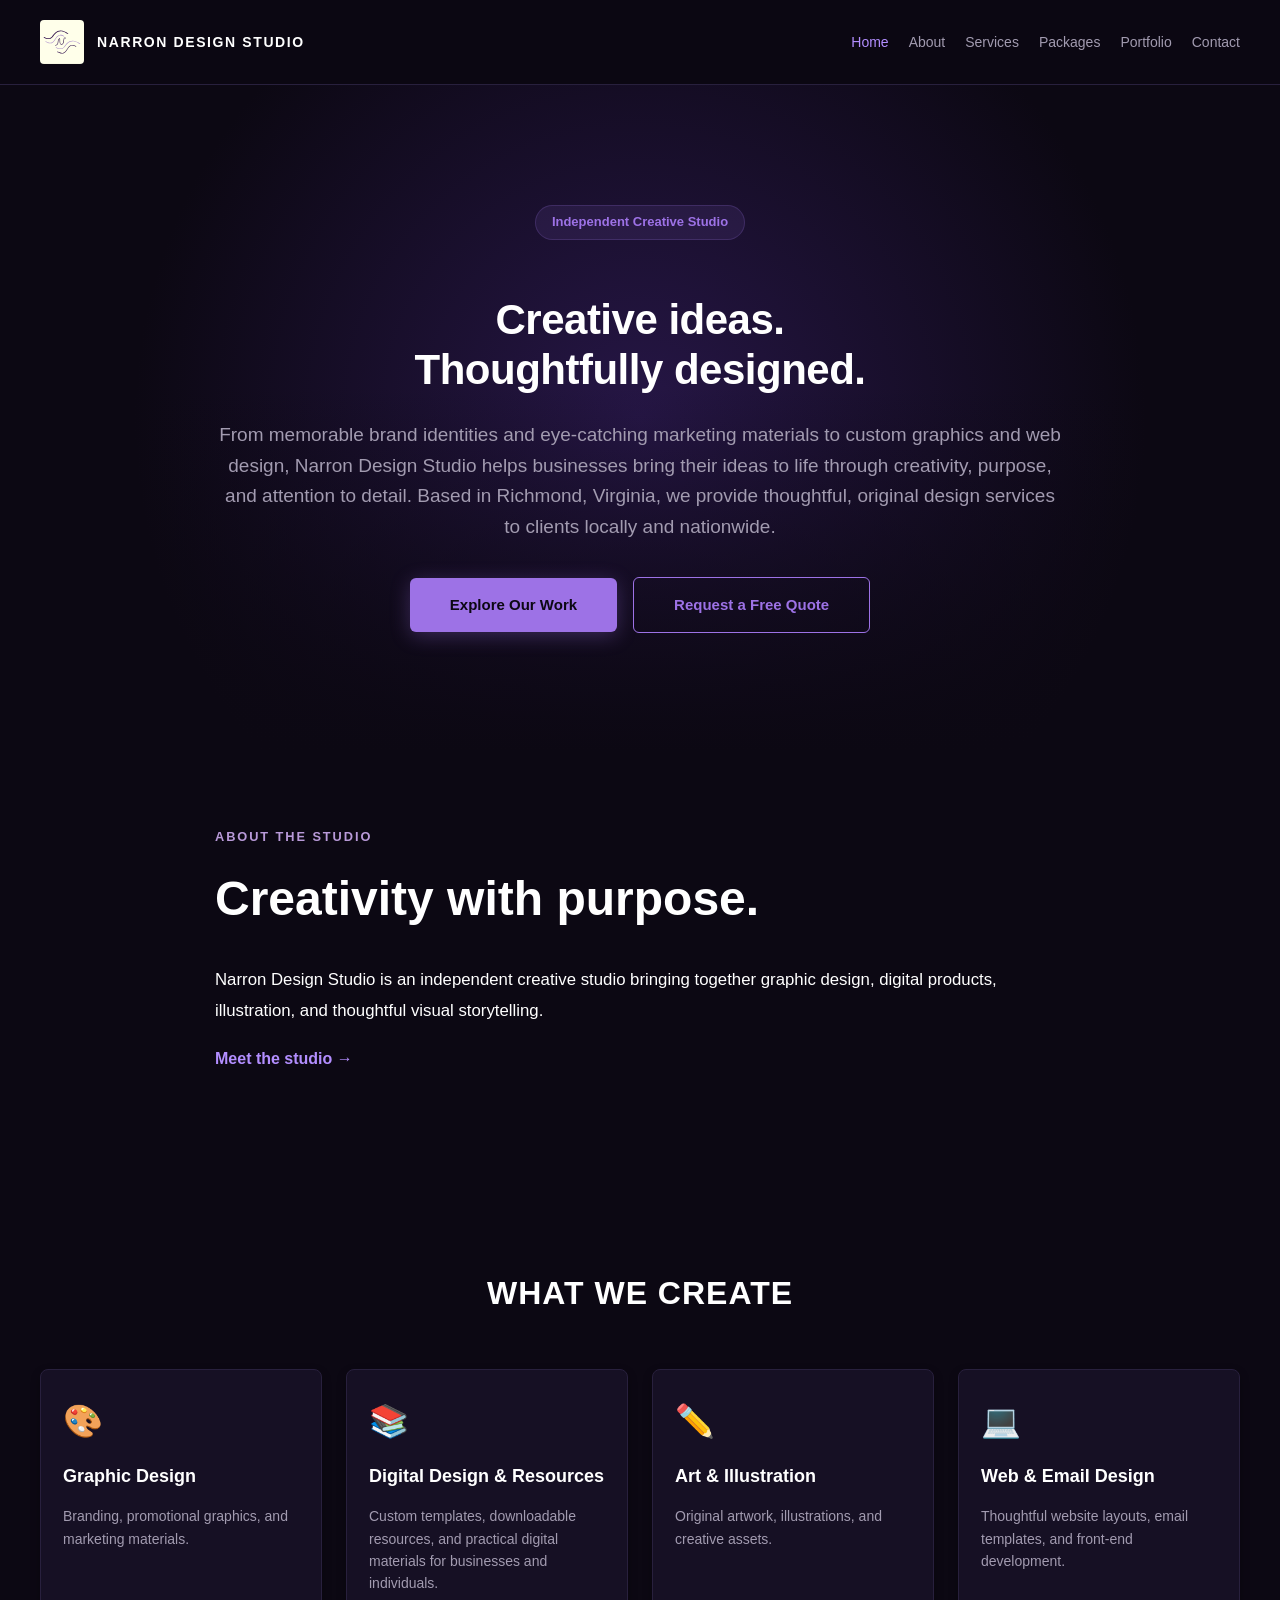
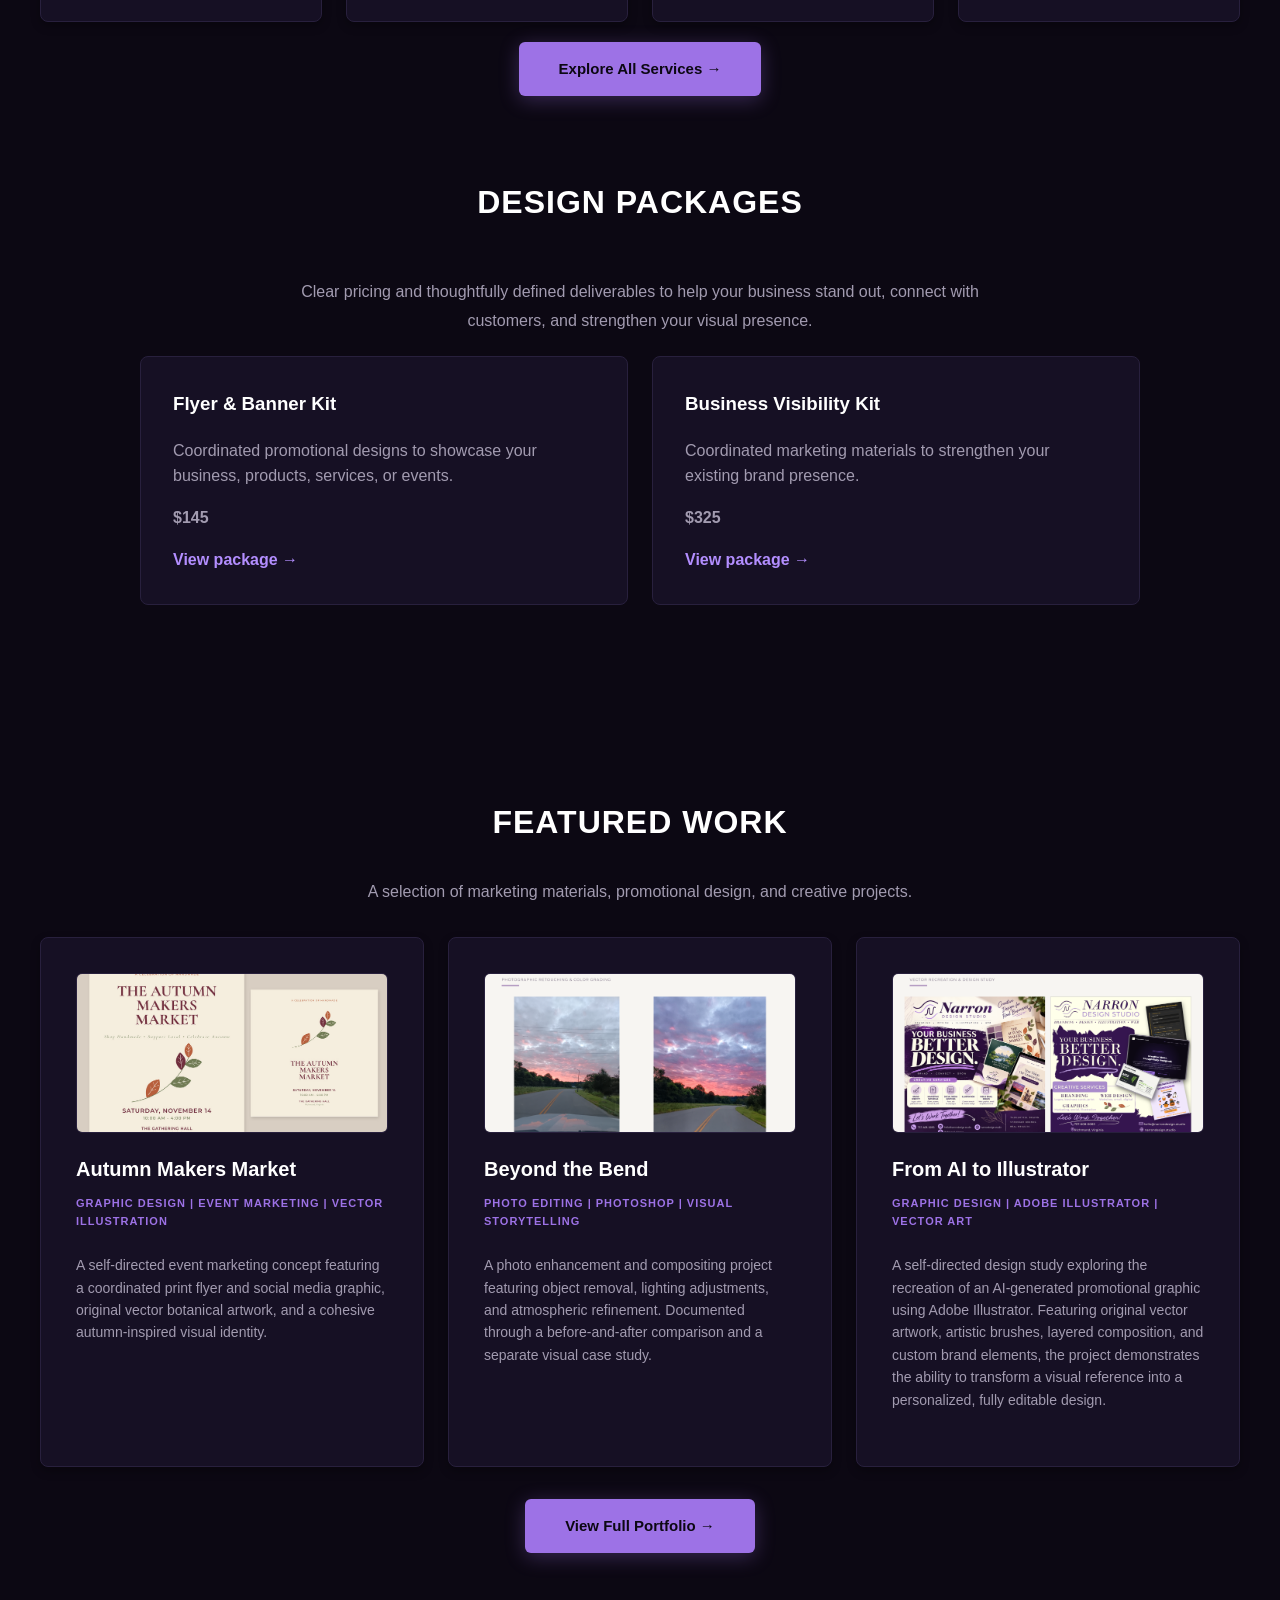
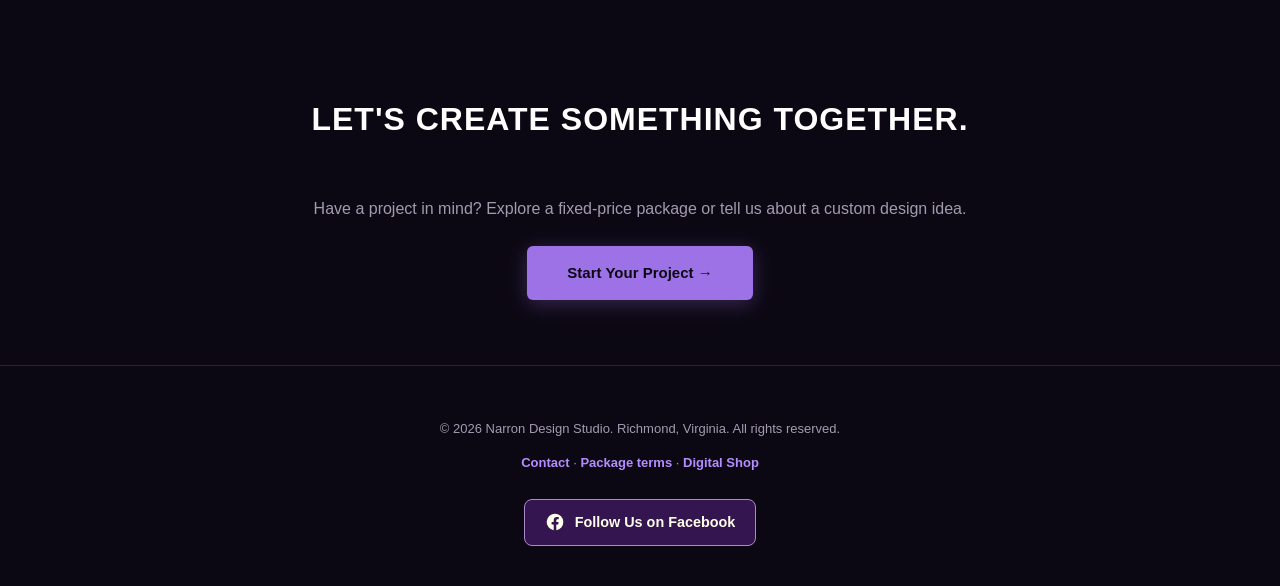
<file: index.html>
<!DOCTYPE html>

<html lang="en">
<head>
  <!-- Google tag (gtag.js) -->
<script async src="https://www.googletagmanager.com/gtag/js?id=G-SZ1F5MYK61"></script>
<script>
  window.dataLayer = window.dataLayer || [];
  function gtag(){dataLayer.push(arguments);}
  gtag('js', new Date());

  gtag('config', 'G-SZ1F5MYK61');
</script>
<meta charset="utf-8"/>
<meta content="width=device-width, initial-scale=1.0" name="viewport"/>
<title>
   Narron Design Studio | Graphic Design &amp; Creative Services in Richmond, VA
  </title>
<meta content="Independent creative studio offering graphic design, branding, illustration, digital products and marketing materials in Richmond, VA and remotely." name="description"/>
<link href="https://narrondesign.studio/" rel="canonical"/>
<link href="NDS-Icon-Transparent.svg" rel="icon" type="image/svg+xml"/>
<meta content="website" property="og:type"/>
<meta content="Narron Design Studio" property="og:site_name"/>
<meta content="Narron Design Studio | Graphic Design &amp; Creative Services" property="og:title"/>
<meta content="Independent creative studio offering graphic design, branding, illustration, digital products and marketing materials in Richmond, VA and remotely." property="og:description"/>
<meta content="https://narrondesign.studio/" property="og:url"/>
<meta content="https://narrondesign.studio/NDS-Logo-Primary-Cream.png" property="og:image"/>
<meta content="summary_large_image" name="twitter:card"/>
<script type="application/ld+json">
   {"@context":"https://schema.org","@type":"Organization","name":"Narron Design Studio","url":"https://narrondesign.studio/","logo":"https://narrondesign.studio/NDS-Logo-Primary.svg","description":"Independent creative studio offering graphic design, branding, digital products, illustration and marketing materials."}
  </script>
<link href="styles.css" rel="stylesheet"/>
<script defer="" src="script.js">
</script>
</head>
<body>
<header class="studio-header">
<a aria-label="Narron Design Studio homepage" class="brand-link" href="index.html"><img alt="" class="brand-icon" height="44" src="NDS-Icon-Primary.svg" width="44"/><span class="brand-name">NARRON DESIGN STUDIO</span></a>
<nav aria-label="Main navigation" class="studio-nav">
<ul>
<li>
<a aria-current="page" href="index.html">
       Home
      </a>
</li>
<li>
<a href="about.html">
       About
      </a>
</li>
<li>
<a href="services.html">
       Services
      </a>
</li>
<li>
<a href="packages.html">
       Packages
      </a>
</li>
<li>
<a href="portfolio.html">
       Portfolio
      </a>
</li>
<li>
<a href="contact.html">
       Contact
      </a>
</li>

</ul>
</nav>
</header>
<main>
<section class="hero-section">
<div class="hero-content">
<span class="hero-badge">
      Independent Creative Studio
     </span>
<h1>
      Creative ideas.
      <br/>
      Thoughtfully designed.
     </h1>
<p>
    From memorable brand identities and eye-catching marketing materials to custom graphics and web design, Narron Design Studio helps businesses bring their ideas to life through creativity,
purpose, and attention to detail. Based in Richmond, Virginia, we provide thoughtful, original design services to clients locally and nationwide.
   </p>
<div class="hero-actions">
<a class="cta-btn" href="portfolio.html">
       Explore Our Work
      </a>
<a class="cta-btn cta-secondary" href="contact.html">
       Request a Free Quote
      </a>
</div>
</div>
</section>
<section class="about-section">
<div class="about-container">
<span class="section-eyebrow">
      ABOUT THE STUDIO
     </span>
<h2>
      Creativity with purpose.
     </h2>
<p>
      Narron Design Studio is an independent creative studio bringing together graphic design, digital products, illustration, and thoughtful visual storytelling.
     </p>
<a class="text-link" href="about.html">
      Meet the studio →
     </a>
</div>
</section>
<section class="services-section" id="services">
<h2 class="section-title">
     What We Create
    </h2>
<div class="services-grid"><div class="service-card home-service-card"><div class="card-icon">🎨</div><h3>Graphic Design</h3><p>Branding, promotional graphics, and marketing materials.</p></div><div class="service-card home-service-card"><div class="card-icon">📚</div><h3>Digital Design &amp; Resources</h3><p>Custom templates, downloadable resources, and practical digital materials for businesses and individuals.</p></div><div class="service-card home-service-card"><div class="card-icon">✏️</div><h3>Art &amp; Illustration</h3><p>Original artwork, illustrations, and creative assets.</p></div><div class="service-card home-service-card"><div class="card-icon">💻</div><h3>Web &amp; Email Design</h3><p>Thoughtful website layouts, email templates, and front-end development.</p></div></div>
</section>
<div class="section-action">
<a class="cta-btn" href="services.html">
     Explore All Services →
    </a>
</div>

<section class="content-section">
  <div class="content-container">
    <h2 class="section-title">Design Packages</h2>

    <p class="section-copy" style="text-align:center">
      Clear pricing and thoughtfully defined deliverables
      to help your business stand out, connect with customers,
      and strengthen your visual presence.
    </p>

    <div class="preview-grid">

      <!-- Flyer & Banner Kit -->
      <div class="preview-card">
        <h3>Flyer & Banner Kit</h3>

        <p>
          Coordinated promotional designs to showcase
          your business, products, services, or events.
        </p>

        <p><strong>$145</strong></p>

        <a class="text-link" href="packages.html#flyer-banner">
          View package →
        </a>
      </div>

      <!-- Business Visibility Kit -->
      <div class="preview-card">
        <h3>Business Visibility Kit</h3>

        <p>
          Coordinated marketing materials to strengthen
          your existing brand presence.
        </p>

        <p><strong>$325</strong></p>

        <a class="text-link" href="packages.html#visibility">
          View package →
        </a>
      </div>

    </div>
  </div>
</section>

<section class="portfolio-section home-featured">
  <h2 class="section-title">Featured Work</h2>

  <p class="portfolio-intro">
    A selection of marketing materials, promotional design,
    and creative projects.
  </p>

  <div class="portfolio-grid">

    <!-- Autumn Makers Market -->
    <div class="portfolio-item" data-category="graphic">
      <div class="image-wrapper">
        <img
          src="Autumn_Makers_Market_Portfolio.jpg"
          alt="Autumn Makers Market flyer and coordinated social media graphic"
          loading="lazy"
        />
      </div>

      <h3>Autumn Makers Market</h3>
      <span class="project-tag">
        Graphic Design | Event Marketing | Vector Illustration
      </span>
      <p>
        A self-directed event marketing concept featuring a
        coordinated print flyer and social media graphic,
        original vector botanical artwork, and a cohesive
        autumn-inspired visual identity.
      </p>
    </div>

    <!-- Beyond the Bend -->
    <div class="portfolio-item" data-category="graphic">
      <div class="image-wrapper">
        <img
          src="BTB_Before_After.png"
          alt="Beyond the Bend photo editing before and after comparison"
          loading="lazy"
        />
      </div>

      <h3>Beyond the Bend</h3>
      <span class="project-tag">
        Photo Editing | Photoshop | Visual Storytelling
      </span>
      <p>
        A photo enhancement and compositing project featuring
        object removal, lighting adjustments, and atmospheric
        refinement. Documented through a before-and-after
        comparison and a separate visual case study.
      </p>
    </div>
  
<!-- From AI to Illustrator -->
<div class="portfolio-item" data-category="graphic">
  <div class="image-wrapper">
    <img
      src="AI_Versus_Illustration.png"
      alt="AI-generated reference compared with an Adobe Illustrator recreation"
      loading="lazy"
    />
  </div>

  <h3>From AI to Illustrator</h3>
  <span class="project-tag">
    Graphic Design | Adobe Illustrator | Vector Art
  </span>

  <p>
    A self-directed design study exploring the recreation
    of an AI-generated promotional graphic using Adobe
    Illustrator. Featuring original vector artwork,
    artistic brushes, layered composition, and custom
    brand elements, the project demonstrates the ability
    to transform a visual reference into a personalized,
    fully editable design.
  </p>
</div>


  </div>

  <div class="section-action">
    <a class="cta-btn" href="portfolio.html">
      View Full Portfolio →
    </a>
  </div>
</section>

<section class="contact-lead">
<h2 class="section-title">
     Let's Create Something Together.
    </h2>
<p>
     Have a project in mind? Explore a fixed-price package or tell us about a custom design idea.
    </p>
<a class="cta-btn" href="contact.html">
     Start Your Project →
    </a>
</section>
</main>

<footer class="studio-footer">
  <p>
    © 2026 Narron Design Studio. Richmond, Virginia. All rights reserved.
  </p>

  <p class="footer-links">
    <a class="text-link" href="contact.html">Contact</a>
    ·
    <a class="text-link" href="packages.html#terms">Package terms</a>
    ·
    <a class="text-link" href="https://www.etsy.com/shop/NarronDesignStudio" target="_blank" rel="noopener noreferrer">Digital Shop</a>
  </p>

  <a
    class="facebook-btn"
    href="https://www.facebook.com/profile.php?id=61595715270686"
    target="_blank"
    rel="noopener noreferrer"
    aria-label="Visit Narron Design Studio on Facebook"
  >
    <svg
      xmlns="http://www.w3.org/2000/svg"
      width="20"
      height="20"
      viewBox="0 0 24 24"
      fill="currentColor"
      aria-hidden="true"
    >
      <path d="M22 12a10 10 0 1 0-11.56 9.88v-6.99H7.9V12h2.54V9.8c0-2.5 1.49-3.89 3.77-3.89 1.09 0 2.23.2 2.23.2v2.46h-1.26c-1.24 0-1.63.77-1.63 1.56V12h2.77l-.44 2.89h-2.33v6.99A10 10 0 0 0 22 12z"/>
    </svg>
    Follow Us on Facebook
  </a>
</footer>

</body>
</html>
</file>
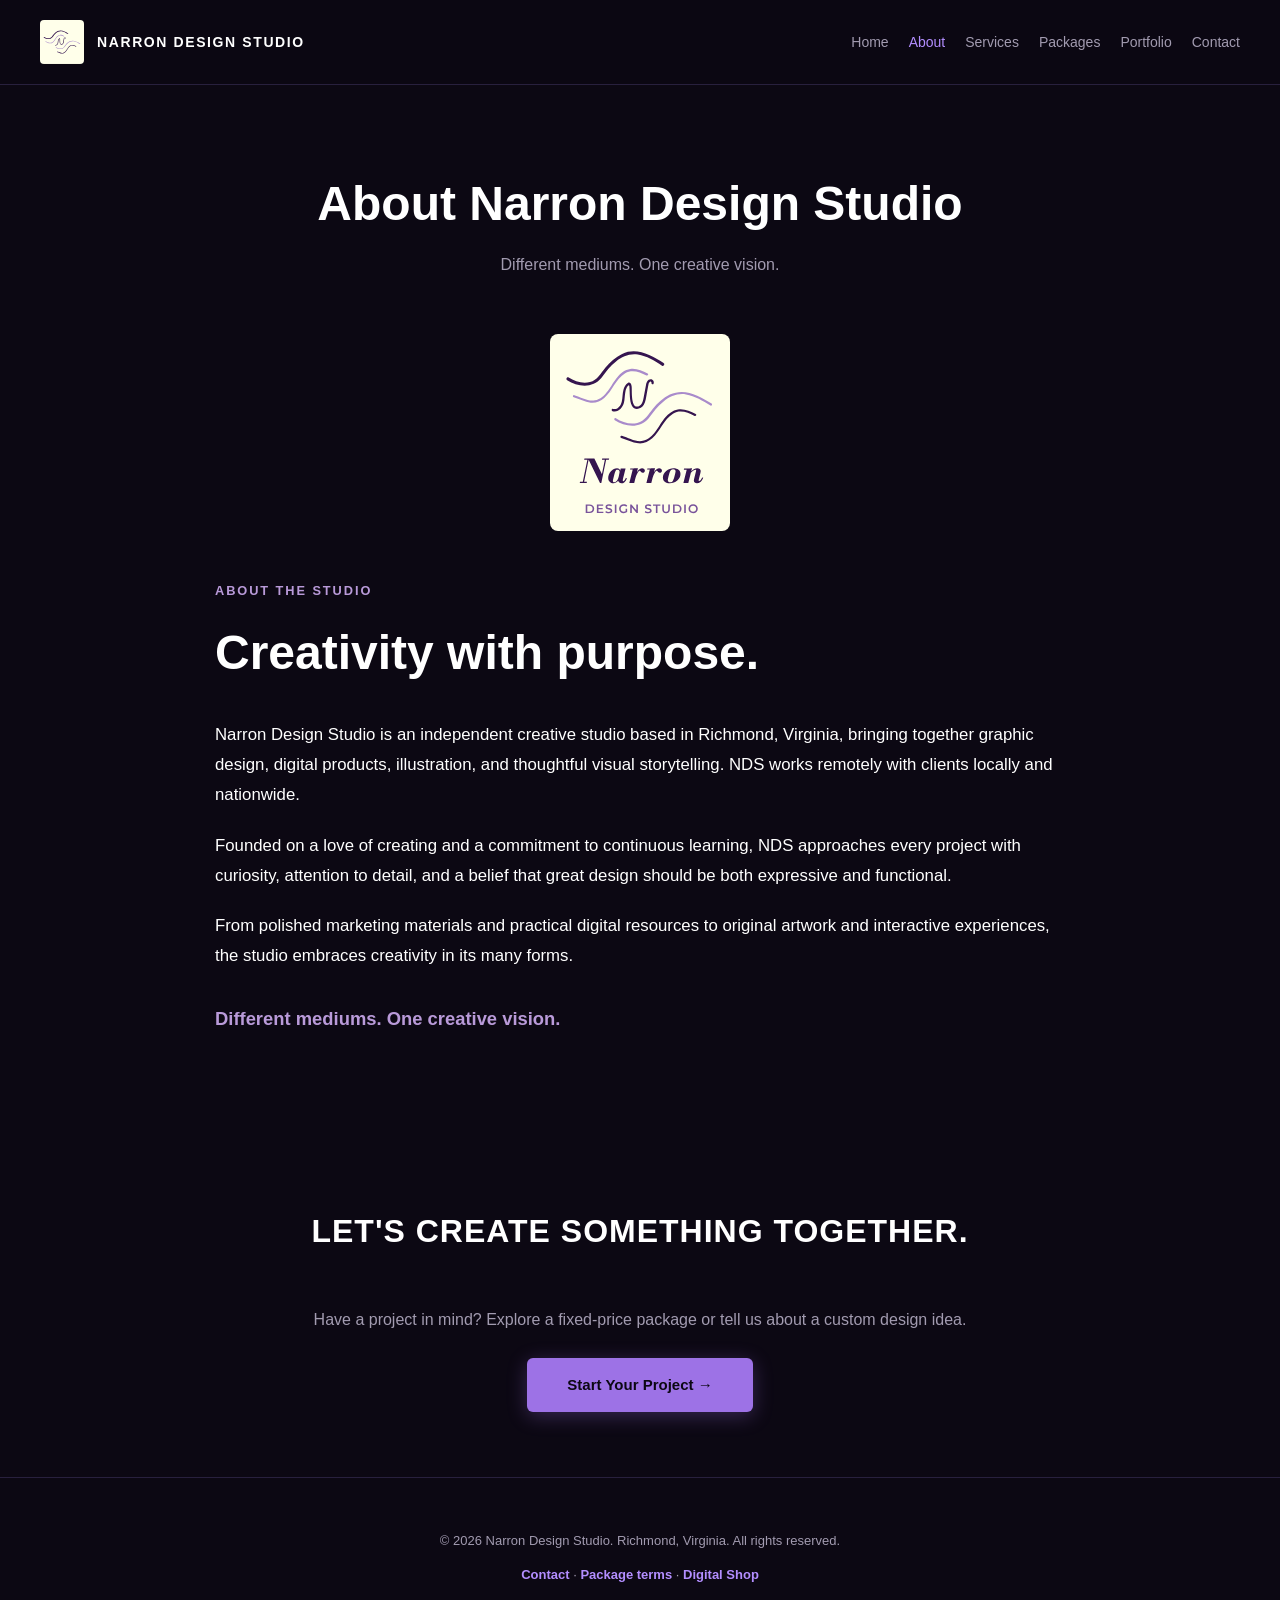
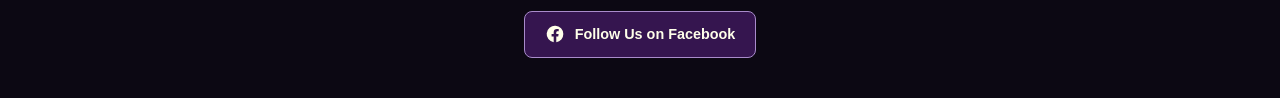
<file: about.html>
<!DOCTYPE html>

<html lang="en">
<head>
  <!-- Google tag (gtag.js) -->
<script async src="https://www.googletagmanager.com/gtag/js?id=G-SZ1F5MYK61"></script>
<script>
  window.dataLayer = window.dataLayer || [];
  function gtag(){dataLayer.push(arguments);}
  gtag('js', new Date());

  gtag('config', 'G-SZ1F5MYK61');
</script>
<meta charset="utf-8"/>
<meta content="width=device-width, initial-scale=1.0" name="viewport"/>
<title>
   About Narron Design Studio | Independent Creative Studio
  </title>
<meta content="Learn about the creative approach behind Narron Design Studio, an independent Richmond-area studio serving clients locally and remotely." name="description"/>
<link href="https://narrondesign.studio/about.html" rel="canonical"/>
<link href="NDS-Icon-Transparent.svg" rel="icon" type="image/svg+xml"/>
<meta content="website" property="og:type"/>
<meta content="Narron Design Studio" property="og:site_name"/>
<meta content="About Narron Design Studio | Independent Creative Studio" property="og:title"/>
<meta content="Learn about the creative approach behind Narron Design Studio, an independent Richmond-area studio serving clients locally and remotely." property="og:description"/>
<meta content="https://narrondesign.studio/about.html" property="og:url"/>
<meta content="https://narrondesign.studio/NDS-Logo-Primary-Cream.png" property="og:image"/>
<meta content="summary_large_image" name="twitter:card"/>
<script type="application/ld+json">
   {"@context":"https://schema.org","@type":"Organization","name":"Narron Design Studio","url":"https://narrondesign.studio/","logo":"https://narrondesign.studio/NDS-Logo-Primary.svg","description":"Independent creative studio offering graphic design, branding, digital products, illustration and marketing materials."}
  </script>
<link href="styles.css" rel="stylesheet"/>
<script defer="" src="script.js">
</script>
</head>
<body>
<header class="studio-header">
<a aria-label="Narron Design Studio homepage" class="brand-link" href="index.html"><img alt="" class="brand-icon" height="44" src="NDS-Icon-Primary.svg" width="44"/><span class="brand-name">NARRON DESIGN STUDIO</span></a>
<nav aria-label="Main navigation" class="studio-nav">
<ul>
<li>
<a href="index.html">
       Home
      </a>
</li>
<li>
<a aria-current="page" href="about.html">
       About
      </a>
</li>
<li>
<a href="services.html">
       Services
      </a>
</li>
<li>
<a href="packages.html">
       Packages
      </a>
</li>
<li>
<a href="portfolio.html">
       Portfolio
      </a>
</li>
<li>
<a href="contact.html">
       Contact
      </a>
</li>

</ul>
</nav>
</header>
<main>
  <section class="about-section" id="about">
<div class="page-intro">
<h1>
     About Narron Design Studio
    </h1>
<p>
     Different mediums. One creative vision.
    </p>
</div>

<div class="about-container"><figure class="about-logo-showcase"><img alt="Narron Design Studio full logo in purple and lavender on a cream background" src="NDS-Logo-Primary.svg" width="360"/></figure>
<span class="section-eyebrow">
      ABOUT THE STUDIO
     </span>
<h2>
      Creativity with purpose.
     </h2>
<p>
  Narron Design Studio is an independent creative studio
  based in Richmond, Virginia, bringing together graphic
  design, digital products, illustration, and thoughtful
  visual storytelling. NDS works remotely with clients
  locally and nationwide.
</p>
<p>
      Founded on a love of creating and a commitment to
      continuous learning, NDS approaches every project with
      curiosity, attention to detail, and a belief that great
      design should be both expressive and functional.
     </p>
<p>
      From polished marketing materials and practical digital
      resources to original artwork and interactive experiences,
      the studio embraces creativity in its many forms.
     </p>
<p class="about-signature">
      Different mediums. One creative vision.
     </p>
</div>
</section>
<section class="contact-lead">
<h2 class="section-title">
     Let's Create Something Together.
    </h2>
<p>
     Have a project in mind? Explore a fixed-price package or tell us about a custom design idea.
    </p>
<a class="cta-btn" href="contact.html">
     Start Your Project →
    </a>
</section>
</main>

<footer class="studio-footer">
  <p>
    © 2026 Narron Design Studio. Richmond, Virginia. All rights reserved.
  </p>

  <p class="footer-links">
    <a class="text-link" href="contact.html">Contact</a>
    ·
    <a class="text-link" href="packages.html#terms">Package terms</a>
    
    ·
    <a class="text-link"
       href="https://www.etsy.com/shop/NarronDesignStudio"
       target="_blank"
       rel="noopener noreferrer">
      Digital Shop
    </a>

  </p>

  <a
    class="facebook-btn"
    href="https://www.facebook.com/profile.php?id=61595715270686"
    target="_blank"
    rel="noopener noreferrer"
    aria-label="Visit Narron Design Studio on Facebook"
  >
    <svg
      xmlns="http://www.w3.org/2000/svg"
      width="20"
      height="20"
      viewBox="0 0 24 24"
      fill="currentColor"
      aria-hidden="true"
    >
      <path d="M22 12a10 10 0 1 0-11.56 9.88v-6.99H7.9V12h2.54V9.8c0-2.5 1.49-3.89 3.77-3.89 1.09 0 2.23.2 2.23.2v2.46h-1.26c-1.24 0-1.63.77-1.63 1.56V12h2.77l-.44 2.89h-2.33v6.99A10 10 0 0 0 22 12z"/>
    </svg>
    Follow Us on Facebook
  </a>
</footer>

</body>
</html>
</file>
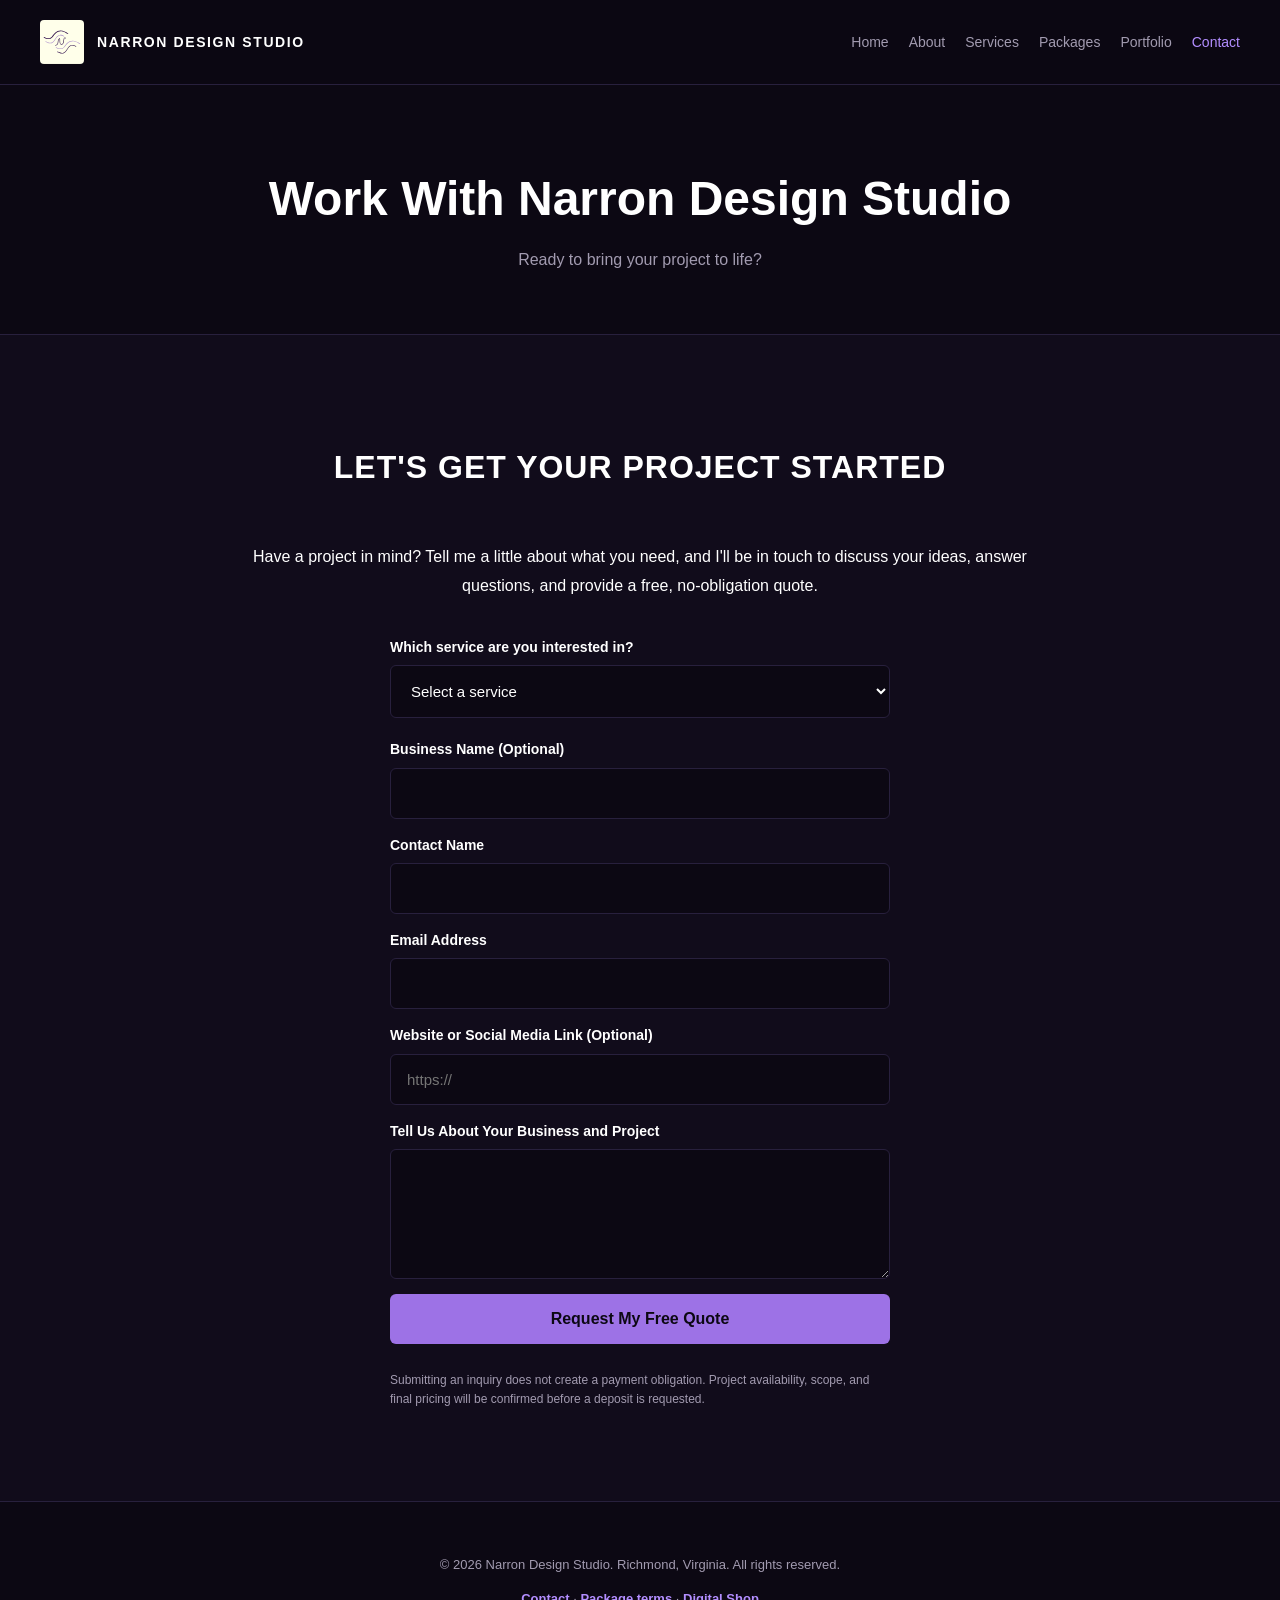
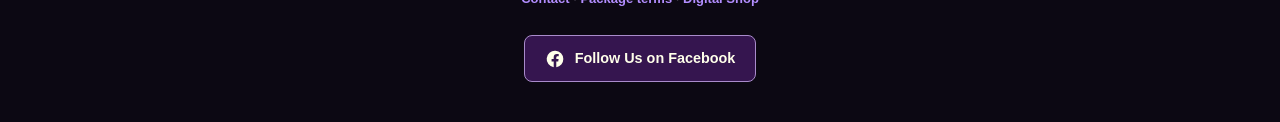
<file: contact.html>
<!DOCTYPE html>

<html lang="en">
<head>
  <!-- Google tag (gtag.js) -->
<script async src="https://www.googletagmanager.com/gtag/js?id=G-SZ1F5MYK61"></script>
<script>
  window.dataLayer = window.dataLayer || [];
  function gtag(){dataLayer.push(arguments);}
  gtag('js', new Date());

  gtag('config', 'G-SZ1F5MYK61');
</script>
<meta charset="utf-8"/>
<meta content="width=device-width, initial-scale=1.0" name="viewport"/>
<title>
   Contact Narron Design Studio | Request a Design Project
  </title>
<meta content="Contact Narron Design Studio about graphic design, branding, fixed-price packages or a custom creative project." name="description"/>
<link href="https://narrondesign.studio/contact.html" rel="canonical"/>
<link href="NDS-Icon-Transparent.svg" rel="icon" type="image/svg+xml"/>
<meta content="website" property="og:type"/>
<meta content="Narron Design Studio" property="og:site_name"/>
<meta content="Contact Narron Design Studio | Request a Design Project" property="og:title"/>
<meta content="Contact Narron Design Studio about graphic design, branding, fixed-price packages or a custom creative project." property="og:description"/>
<meta content="https://narrondesign.studio/contact.html" property="og:url"/>
<meta content="https://narrondesign.studio/NDS-Logo-Primary-Cream.png" property="og:image"/>
<meta content="summary_large_image" name="twitter:card"/>
<script type="application/ld+json">
   {"@context":"https://schema.org","@type":"Organization","name":"Narron Design Studio","url":"https://narrondesign.studio/","logo":"https://narrondesign.studio/NDS-Logo-Primary.svg","description":"Independent creative studio offering graphic design, branding, digital products, illustration and marketing materials."}
  </script>
<link href="styles.css" rel="stylesheet"/>
<script defer="" src="script.js">
</script>
</head>
<body>
<header class="studio-header">
<a aria-label="Narron Design Studio homepage" class="brand-link" href="index.html"><img alt="" class="brand-icon" height="44" src="NDS-Icon-Primary.svg" width="44"/><span class="brand-name">NARRON DESIGN STUDIO</span></a>
<nav aria-label="Main navigation" class="studio-nav">
<ul>
<li>
<a href="index.html">
       Home
      </a>
</li>
<li>
<a href="about.html">
       About
      </a>
</li>
<li>
<a href="services.html">
       Services
      </a>
</li>
<li>
<a href="packages.html">
       Packages
      </a>
</li>
<li>
<a href="portfolio.html">
       Portfolio
      </a>
</li>
<li>
<a aria-current="page" href="contact.html">
       Contact
      </a>
</li>

</ul>
</nav>
</header>
<main>
<div class="page-intro">
<h1>
     Work With Narron Design Studio
    </h1>
<p>
     Ready to bring your project to life?
    </p>
</div>
<section class="contact-section">
<h2 class="section-title">
     Let's Get Your Project Started
    </h2>
<p>
     Have a project in mind? Tell me a little about what you need, and I'll be in touch to discuss your ideas, answer questions, and provide a free, no-obligation quote.
    </p>
<form action="https://api.web3forms.com/submit" class="quote-form" id="quote-form" method="POST">
<input name="access_key" type="hidden" value="02f478b0-666a-4a09-bc2f-85407a30c4b7"/>
<input name="subject" type="hidden" value="New Narron Design Studio inquiry"/>

<div class="form-field">
  <label for="service">
    Which service are you interested in?
  </label>

  <select id="service" name="project_type" required>
    <option value="" disabled selected>
      Select a service
    </option>

    <option value="Business Card Kit">
      Business Card Kit — $95
    </option>

    <option value="Flyer & Banner Kit">
      Flyer &amp; Banner Kit — $145
    </option>

    <option value="Social Media Kit">
      Social Media Kit — $195
    </option>

    <option value="Business Visibility Kit">
      Business Visibility Kit — $325
    </option>

    <option value="Business Launch Kit">
      Business Launch Kit — $595
    </option>
    
<option value="Website Design Kit">
  Website Design Kit — $795
</option>

    <option value="Custom Design Services">
      Custom Design Services
    </option>
  </select>
</div>

<div class="form-field">
<label for="business">
       Business Name (Optional)
      </label>
<input id="business" name="business_name"  type="text"/>
</div>
<div class="form-field">
<label for="name">
       Contact Name
      </label>
<input autocomplete="name" id="name" name="client_name" required="" type="text"/>
</div>
<div class="form-field">
<label for="email">
       Email Address
      </label>
<input autocomplete="email" id="email" name="client_email" required="" type="email"/>
</div>
<div class="form-field">
<label for="site">
       Website or Social Media Link (Optional)
      </label>
<input id="site" name="website_or_social" placeholder="https://" type="url"/>
</div>
<div class="form-field">
<label for="details">
       Tell Us About Your Business and Project
      </label>
<textarea id="details" name="project_details" required=""></textarea>
</div>

<button type="submit">
      Request My Free Quote
     </button>

<p class="form-hint">
  Submitting an inquiry does not create a payment obligation.
  Project availability, scope, and final pricing will be
  confirmed before a deposit is requested.
</p>

</form>

<p id="quote-form-status"
   class="form-hint"
   role="status"
   aria-live="polite"
   hidden></p>

</section>
</main>

<footer class="studio-footer">
  <p>
    © 2026 Narron Design Studio. Richmond, Virginia. All rights reserved.
  </p>

  <p class="footer-links">
    <a class="text-link" href="contact.html">Contact</a>
    ·
    <a class="text-link" href="packages.html#terms">Package terms</a>
    ·
    <a class="text-link"
       href="https://www.etsy.com/shop/NarronDesignStudio"
       target="_blank"
       rel="noopener noreferrer">
      Digital Shop
    </a>

  </p>

  <a
    class="facebook-btn"
    href="https://www.facebook.com/profile.php?id=61595715270686"
    target="_blank"
    rel="noopener noreferrer"
    aria-label="Visit Narron Design Studio on Facebook"
  >
    <svg
      xmlns="http://www.w3.org/2000/svg"
      width="20"
      height="20"
      viewBox="0 0 24 24"
      fill="currentColor"
      aria-hidden="true"
    >
      <path d="M22 12a10 10 0 1 0-11.56 9.88v-6.99H7.9V12h2.54V9.8c0-2.5 1.49-3.89 3.77-3.89 1.09 0 2.23.2 2.23.2v2.46h-1.26c-1.24 0-1.63.77-1.63 1.56V12h2.77l-.44 2.89h-2.33v6.99A10 10 0 0 0 22 12z"/>
    </svg>
    Follow Us on Facebook
  </a>
</footer>

</body>
</html>
</file>
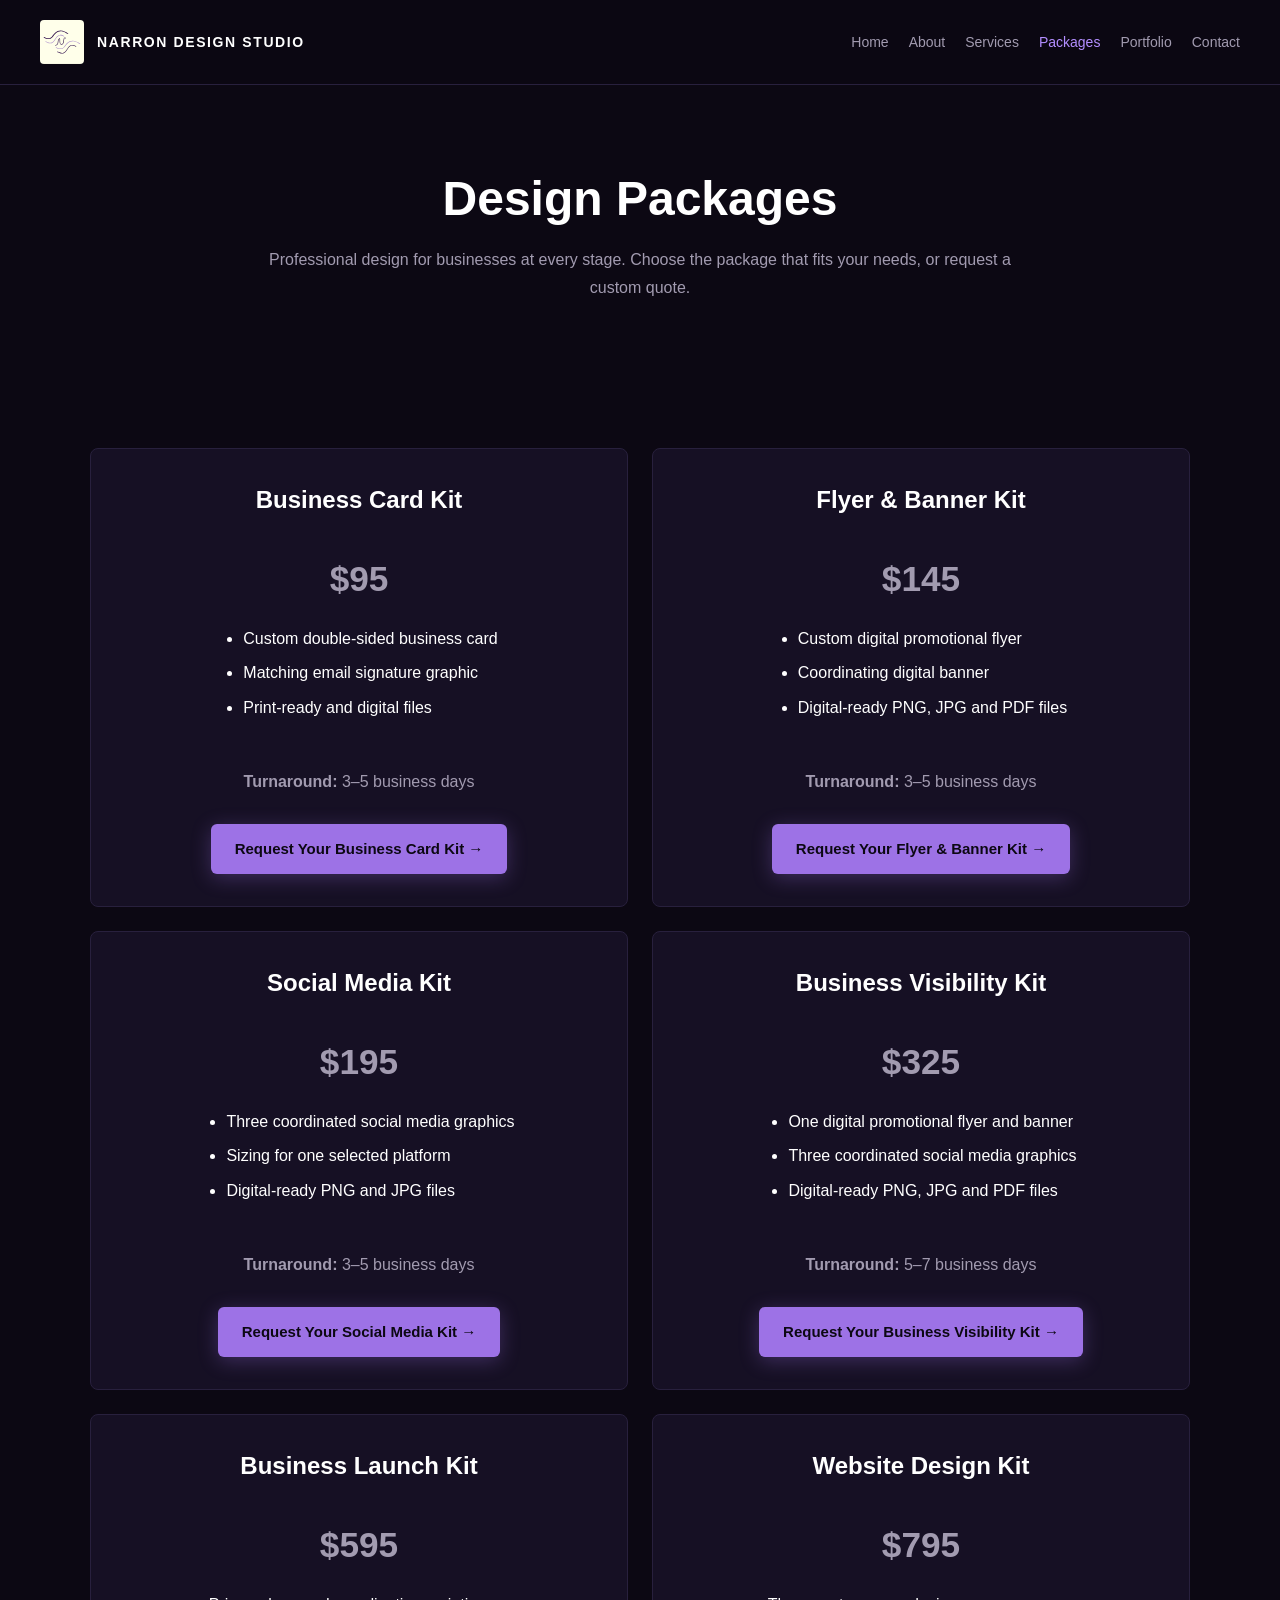
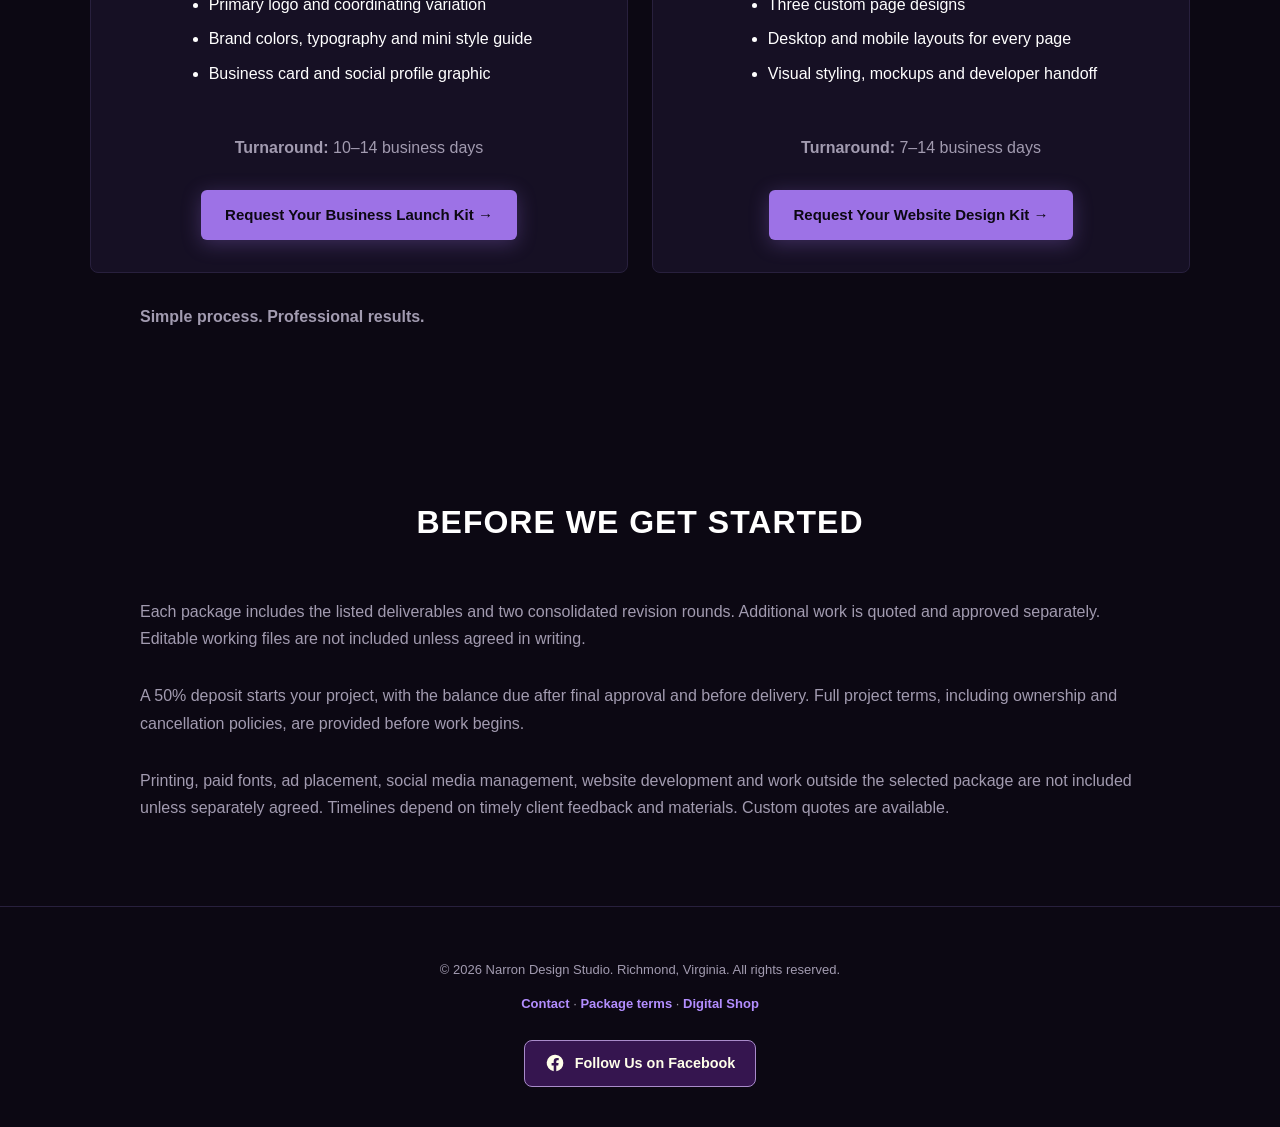
<file: packages.html>
<!DOCTYPE html>

<html lang="en">
<head>
<!-- Google tag (gtag.js) -->
<script async="" src="https://www.googletagmanager.com/gtag/js?id=G-SZ1F5MYK61"></script>
<script>
  window.dataLayer = window.dataLayer || [];
  function gtag(){dataLayer.push(arguments);}
  gtag('js', new Date());

  gtag('config', 'G-SZ1F5MYK61');
</script>
<meta charset="utf-8"/>
<meta content="width=device-width, initial-scale=1.0" name="viewport"/>
<title>
   Branding Design Packages | Narron Design Studio
  </title>
<meta content="Explore fixed-price branding, marketing, and website design packages from Narron Design Studio. Based in Richmond, VA, serving small businesses nationwide." name="description"/>
<link href="https://narrondesign.studio/packages.html" rel="canonical"/>
<link href="NDS-Icon-Transparent.svg" rel="icon" type="image/svg+xml"/>
<meta content="website" property="og:type">
<meta content="Narron Design Studio" property="og:site_name"/>
<meta content="Fixed-Price Design Packages | Narron Design Studio" property="og:title"/>
<meta content="Explore fixed-price brand identity and promotional design packages: Business Launch Kit and Business Visibility Kit from Narron Design Studio." property="og:description"/>
<meta content="https://narrondesign.studio/packages.html" property="og:url"/>
<meta content="https://narrondesign.studio/NDS-Logo-Primary-Cream.png" property="og:image"/>
<meta content="summary_large_image" name="twitter:card"/>
<script type="application/ld+json">
   {"@context":"https://schema.org","@type":"Organization","name":"Narron Design Studio","url":"https://narrondesign.studio/","logo":"https://narrondesign.studio/NDS-Logo-Primary.svg","description":"Independent creative studio offering graphic design, branding, digital products, illustration and marketing materials."}
  </script>
<link href="styles.css" rel="stylesheet"/>
<script defer="" src="script.js">
</script>
</meta></head>
<body>
<header class="studio-header">
<a aria-label="Narron Design Studio homepage" class="brand-link" href="index.html"><img alt="" class="brand-icon" height="44" src="NDS-Icon-Primary.svg" width="44"/><span class="brand-name">NARRON DESIGN STUDIO</span></a>
<nav aria-label="Main navigation" class="studio-nav">
<ul>
<li>
<a href="index.html">
       Home
      </a>
</li>
<li>
<a href="about.html">
       About
      </a>
</li>
<li>
<a href="services.html">
       Services
      </a>
</li>
<li>
<a aria-current="page" href="packages.html">
       Packages
      </a>
</li>
<li>
<a href="portfolio.html">
       Portfolio
      </a>
</li>
<li>
<a href="contact.html">
       Contact
      </a>
</li>
</ul>
</nav>
</header>
<main>
<div class="page-intro">
<h1>
     Design Packages
    </h1>
<p>Professional design for businesses at every stage. Choose the package that fits your needs, or request a custom quote.</p>
</div>
<section class="content-section">
<div class="package-grid">
<!-- BUSINESS CARD KIT -->
<article class="package-card" id="business-card">
  <h2>Business Card Kit</h2>
  <p class="package-price">$95</p>
  <ul>
    <li>Custom double-sided business card</li>
    <li>Matching email signature graphic</li>
    <li>Print-ready and digital files</li>
  </ul>
  <div class="package-meta">
    <p><strong>Turnaround: </strong>3–5 business days</p>
  </div>
  <a class="cta-btn" href="contact.html?package=business-card">
      Request Your Business Card Kit →
    </a></article>
<!-- FLYER & BANNER KIT -->
<article class="package-card" id="flyer-banner">
  <h2>Flyer &amp; Banner Kit</h2>
  <p class="package-price">$145</p>
  <ul>
    <li>Custom digital promotional flyer</li>
    <li>Coordinating digital banner</li>
    <li>Digital-ready PNG, JPG and PDF files</li>
  </ul>
  <div class="package-meta">
    <p><strong>Turnaround: </strong>3–5 business days</p>
  </div>
  <a class="cta-btn" href="contact.html?package=flyer-banner">
      Request Your Flyer &amp; Banner Kit →
    </a></article>
<!-- SOCIAL MEDIA KIT -->
<article class="package-card" id="social-media">
  <h2>Social Media Kit</h2>
  <p class="package-price">$195</p>
  <ul>
    <li>Three coordinated social media graphics</li>
    <li>Sizing for one selected platform</li>
    <li>Digital-ready PNG and JPG files</li>
  </ul>
  <div class="package-meta">
    <p><strong>Turnaround: </strong>3–5 business days</p>
  </div>
  <a class="cta-btn" href="contact.html?package=social-media">
      Request Your Social Media Kit →
    </a></article>
<!-- BUSINESS VISIBILITY KIT -->
<article class="package-card" id="visibility">
  <h2>Business Visibility Kit</h2>
  <p class="package-price">$325</p>
  <ul>
    <li>One digital promotional flyer and banner</li>
    <li>Three coordinated social media graphics</li>
    <li>Digital-ready PNG, JPG and PDF files</li>
  </ul>
  <div class="package-meta">
    <p><strong>Turnaround: </strong>5–7 business days</p>
  </div>
  <a class="cta-btn" href="contact.html?package=visibility">
      Request Your Business Visibility Kit →
    </a></article>
<!-- BUSINESS LAUNCH KIT -->
<article class="package-card" id="launch">
  <h2>Business Launch Kit</h2>
  <p class="package-price">$595</p>
  <ul>
    <li>Primary logo and coordinating variation</li>
    <li>Brand colors, typography and mini style guide</li>
    <li>Business card and social profile graphic</li>
  </ul>
  <div class="package-meta">
    <p><strong>Turnaround: </strong>10–14 business days</p>
  </div>
  <a class="cta-btn" href="contact.html?package=launch">
  Request Your Business Launch Kit →
</a></article>
<!-- WEBSITE DESIGN KIT -->
<article class="package-card" id="website-design">
  <h2>Website Design Kit</h2>
  <p class="package-price">$795</p>
  <ul>
    <li>Three custom page designs</li>
    <li>Desktop and mobile layouts for every page</li>
    <li>Visual styling, mockups and developer handoff</li>
  </ul>
  <div class="package-meta">
    <p><strong>Turnaround: </strong>7–14 business days</p>
  </div>
  <a class="cta-btn" href="contact.html?package=website-design">
      Request Your Website Design Kit →
    </a></article>
</div>
<p class="offer-note"><strong>Simple process. Professional results. </strong></p>
</section>
<section class="content-section" id="terms">
  <h2 class="section-title">Before We Get Started</h2>
  <p class="offer-note">Each package includes the listed deliverables and two consolidated revision rounds. Additional work is quoted and approved separately. Editable working files are not included unless agreed in writing.</p>
  <p class="offer-note">A 50% deposit starts your project, with the balance due after final approval and before delivery. Full project terms, including ownership and cancellation policies, are provided before work begins.</p>
  <p class="offer-note">Printing, paid fonts, ad placement, social media management, website development and work outside the selected package are not included unless separately agreed. Timelines depend on timely client feedback and materials. Custom quotes are available.</p>
</section>
</main>
<footer class="studio-footer">
<p>
    © 2026 Narron Design Studio. Richmond, Virginia. All rights reserved.
  </p>
<p class="footer-links">
<a class="text-link" href="contact.html">Contact</a>
    ·
    <a class="text-link" href="packages.html#terms">Package terms</a>
    ·
    <a class="text-link" href="https://www.etsy.com/shop/NarronDesignStudio" rel="noopener noreferrer" target="_blank">
      Digital Shop
    </a>
</p>
<a aria-label="Visit Narron Design Studio on Facebook" class="facebook-btn" href="https://www.facebook.com/profile.php?id=61595715270686" rel="noopener noreferrer" target="_blank">
<svg aria-hidden="true" fill="currentColor" height="20" viewbox="0 0 24 24" width="20" xmlns="http://www.w3.org/2000/svg">
<path d="M22 12a10 10 0 1 0-11.56 9.88v-6.99H7.9V12h2.54V9.8c0-2.5 1.49-3.89 3.77-3.89 1.09 0 2.23.2 2.23.2v2.46h-1.26c-1.24 0-1.63.77-1.63 1.56V12h2.77l-.44 2.89h-2.33v6.99A10 10 0 0 0 22 12z"></path>
</svg>
    Follow Us on Facebook
  </a>
</footer>
</body>
</html>
</file>
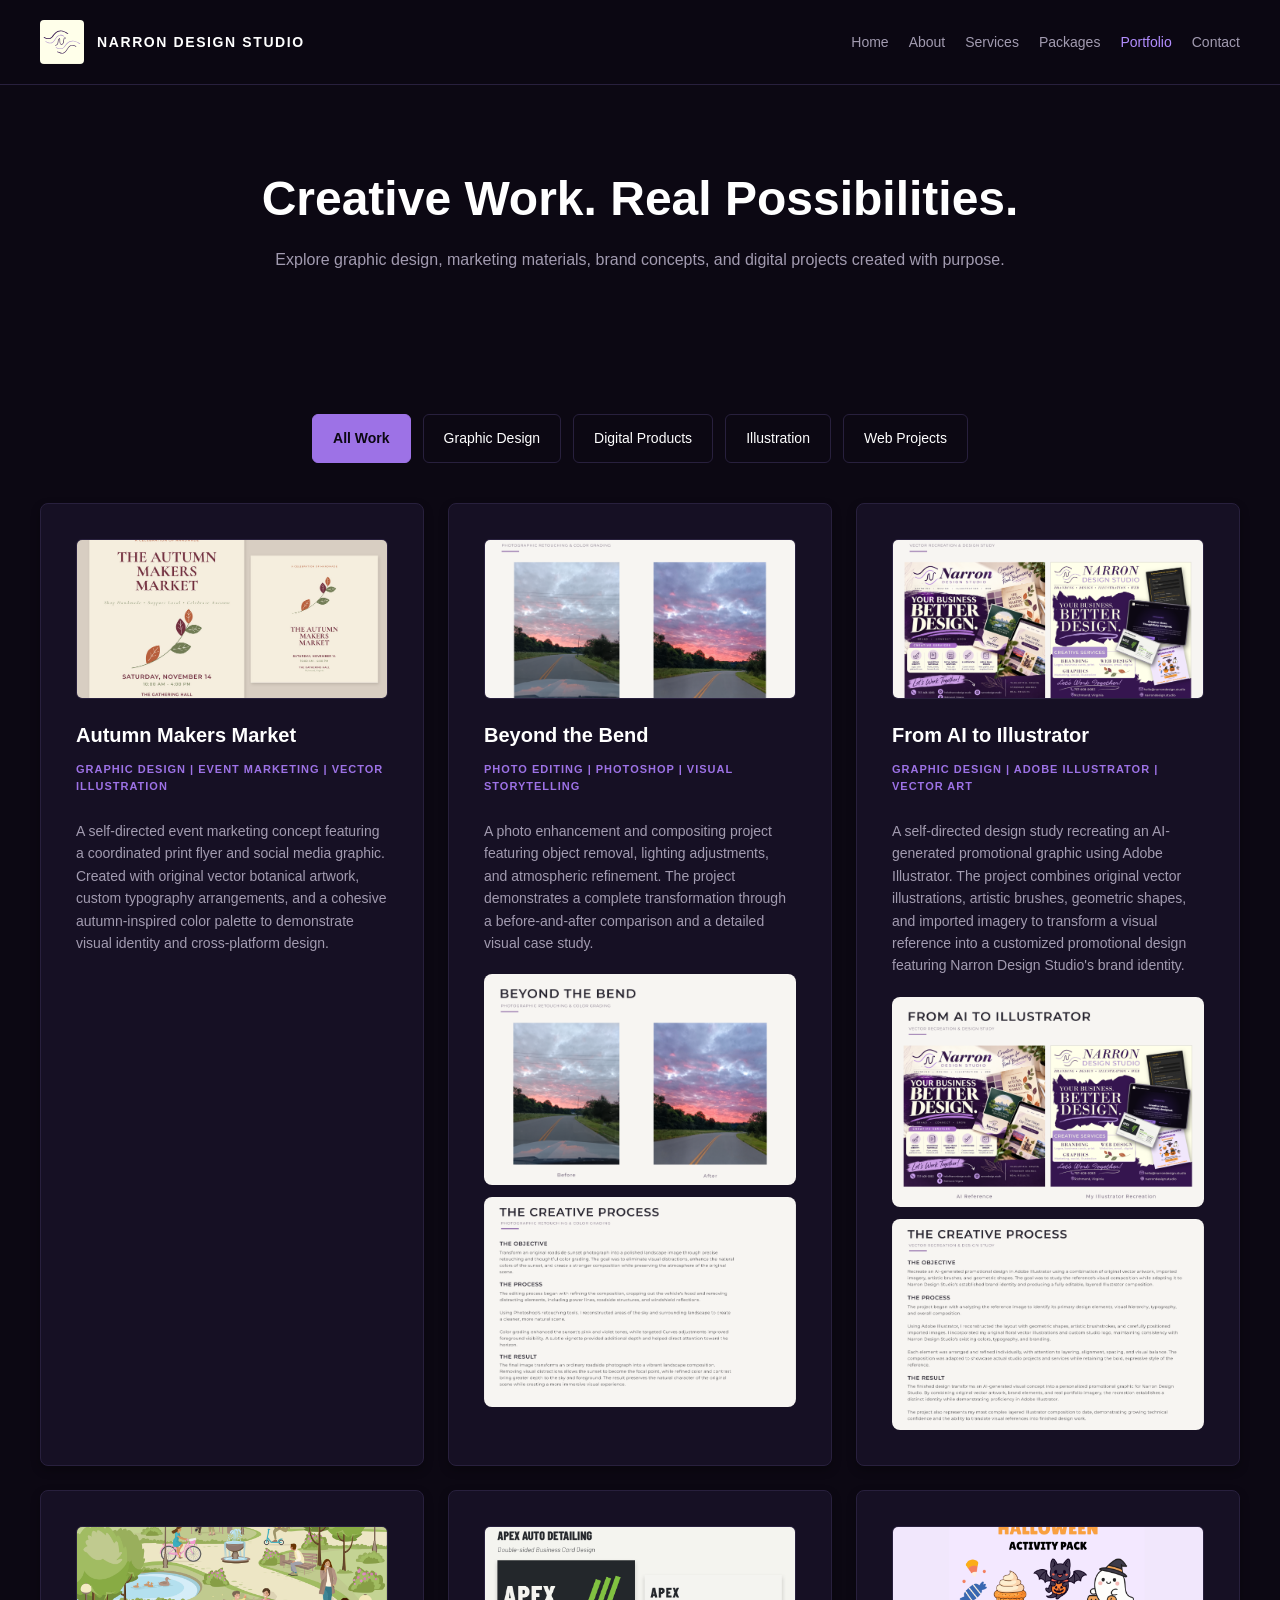
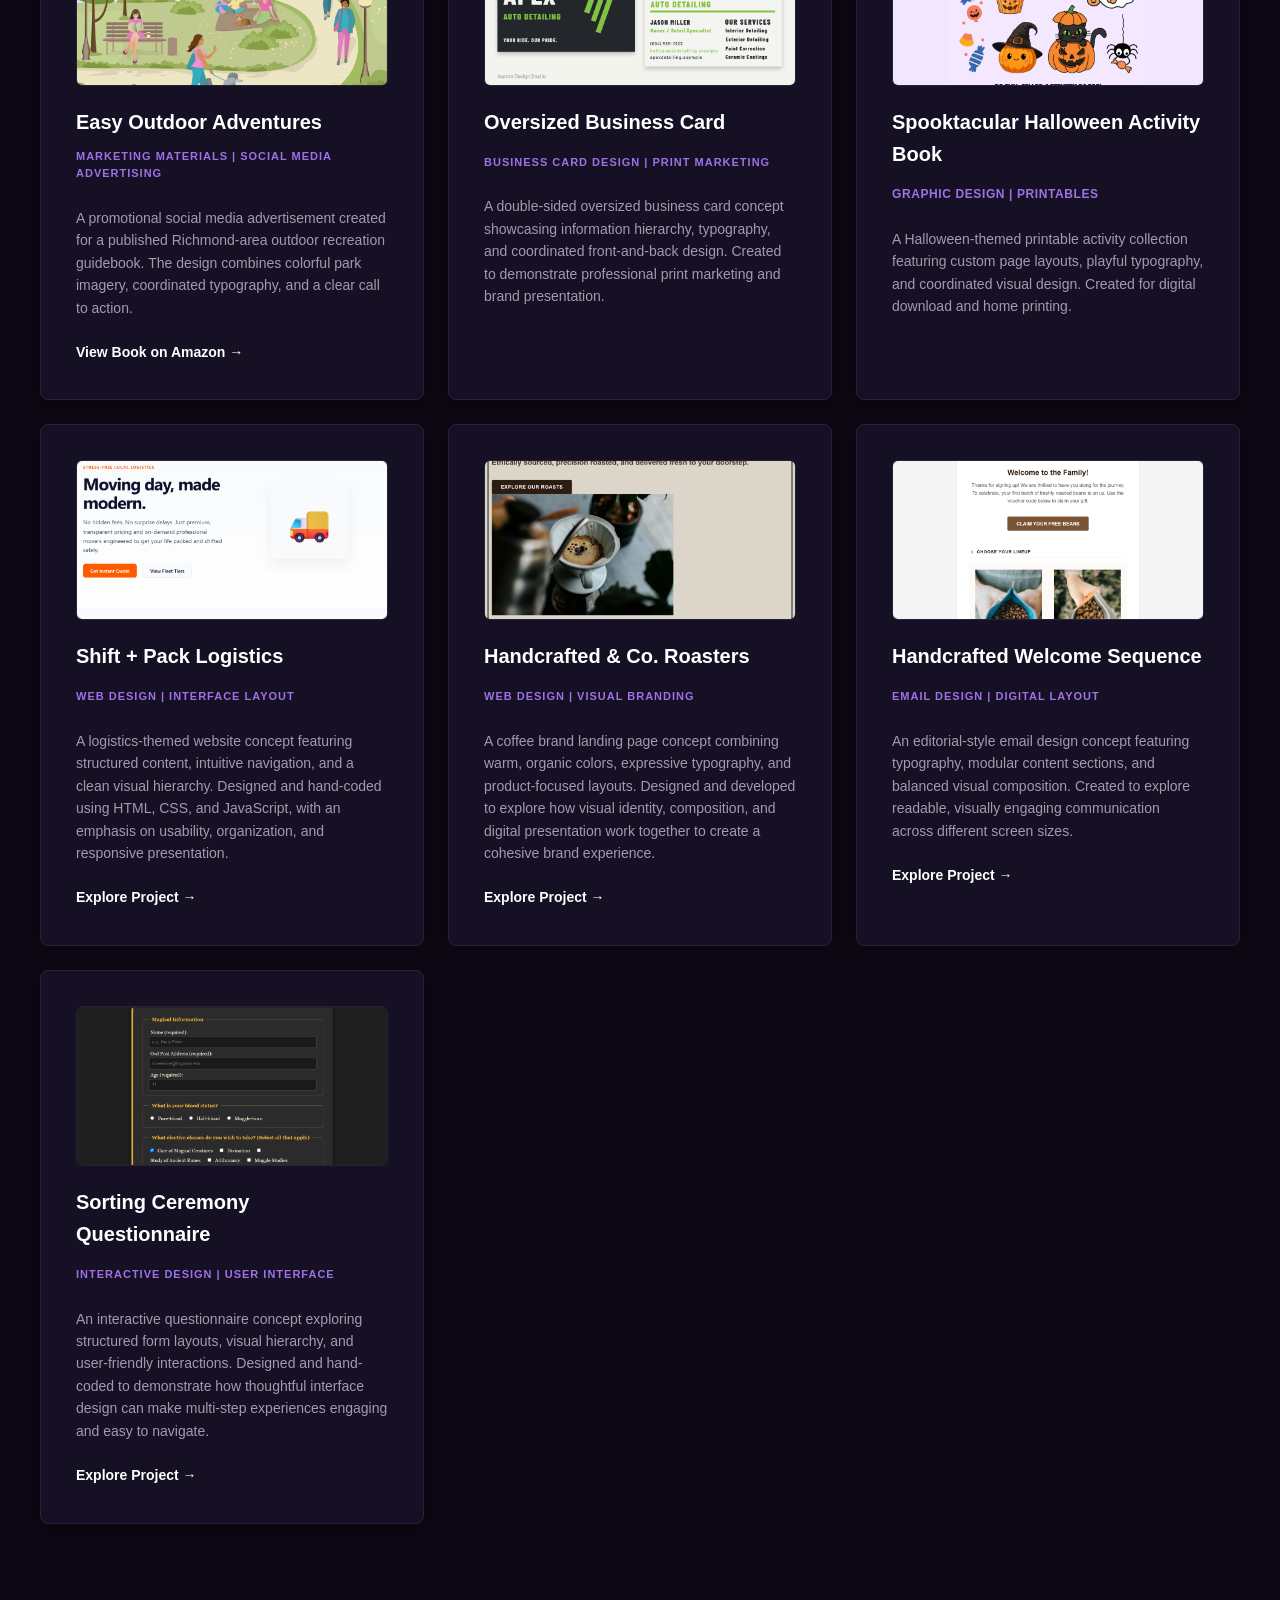
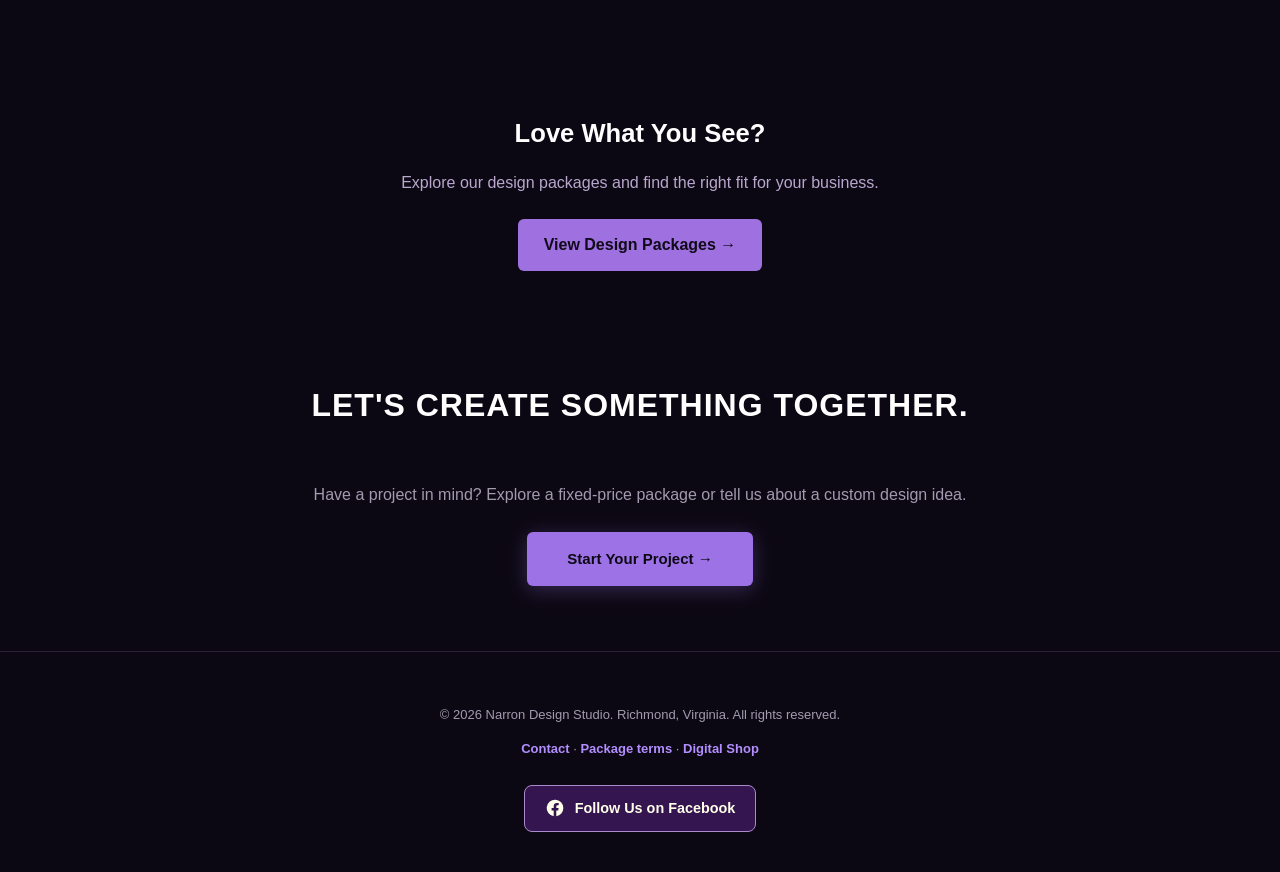
<file: portfolio.html>
<!DOCTYPE html>

<html lang="en">
<head>
  <!-- Google tag (gtag.js) -->
<script async src="https://www.googletagmanager.com/gtag/js?id=G-SZ1F5MYK61"></script>
<script>
  window.dataLayer = window.dataLayer || [];
  function gtag(){dataLayer.push(arguments);}
  gtag('js', new Date());

  gtag('config', 'G-SZ1F5MYK61');
</script>
<meta charset="utf-8"/>
<meta content="width=device-width, initial-scale=1.0" name="viewport"/>
<title>
   Graphic Design Portfolio | Narron Design Studio
  </title>
<meta
  name="description" content="Explore graphic design, branding, digital products, illustration, and web design projects by Richmond, VA-based Narron Design Studio."/>
<link href="https://narrondesign.studio/portfolio.html" rel="canonical"/>
<link href="NDS-Icon-Transparent.svg" rel="icon" type="image/svg+xml"/>
<meta content="website" property="og:type"/>
<meta content="Narron Design Studio" property="og:site_name"/>
<meta content="Graphic Design Portfolio | Narron Design Studio" property="og:title"/>
<meta content="View graphic design, digital product, illustration and web design projects in the Narron Design Studio portfolio." property="og:description"/>
<meta content="https://narrondesign.studio/portfolio.html" property="og:url"/>
<meta content="https://narrondesign.studio/NDS-Logo-Primary-Cream.png" property="og:image"/>
<meta content="summary_large_image" name="twitter:card"/>
<script type="application/ld+json">
   {"@context":"https://schema.org","@type":"Organization","name":"Narron Design Studio","url":"https://narrondesign.studio/","logo":"https://narrondesign.studio/NDS-Logo-Primary.svg","description":"Independent creative studio offering graphic design, branding, digital products, illustration and marketing materials."}
  </script>
<link href="styles.css" rel="stylesheet"/>
<script defer="" src="script.js">
</script>
</head>
<body>
<header class="studio-header">
<a aria-label="Narron Design Studio homepage" class="brand-link" href="index.html"><img alt="" class="brand-icon" height="44" src="NDS-Icon-Primary.svg" width="44"/><span class="brand-name">NARRON DESIGN STUDIO</span></a>
<nav aria-label="Main navigation" class="studio-nav">
<ul>
<li>
<a href="index.html">
       Home
      </a>
</li>
<li>
<a href="about.html">
       About
      </a>
</li>
<li>
<a href="services.html">
       Services
      </a>
</li>
<li>
<a href="packages.html">
       Packages
      </a>
</li>
<li>
<a aria-current="page" href="portfolio.html">
       Portfolio
      </a>
</li>
<li>
<a href="contact.html">
       Contact
      </a>
</li>

</ul>
</nav>
</header>
<main>
<div class="page-intro">
<h1>
     Creative Work. Real Possibilities.
    </h1>
<p>
     Explore graphic design, marketing materials, brand concepts, and digital projects created with purpose.
    </p>
</div>
<section class="portfolio-section" id="portfolio">


<div aria-label="Filter portfolio projects" class="portfolio-filters" role="group">
<button aria-pressed="true" class="filter-btn active" data-filter="all" type="button">
      All Work
     </button>
<button class="filter-btn" data-filter="graphic" type="button">
      Graphic Design
     </button>
<button class="filter-btn" data-filter="products" type="button">
      Digital Products
     </button>
<button class="filter-btn" data-filter="illustration" type="button">
      Illustration
     </button>
<button class="filter-btn" data-filter="web" type="button">
      Web Projects
     </button>
</div>
<div class="portfolio-grid">
<!-- Autumn Makers Market-->
<div class="portfolio-item" data-category="graphic">
<div class="image-wrapper">
<img alt="Autumn Makers Market concept campaign featuring a print flyer and matching social media graphic with original botanical illustration" src="Autumn_Makers_Market_Portfolio.jpg" style="width: 100%; height: 100%; object-fit: cover; display: block;"/>
</div>
<h3>
       Autumn Makers Market
      </h3>
<span class="project-tag">
       Graphic Design | Event Marketing | Vector Illustration
      </span>
<p>
       A self-directed event marketing concept featuring a coordinated print flyer and social media graphic. Created with original vector botanical artwork, custom typography arrangements, and a cohesive autumn-inspired color palette to demonstrate visual identity and cross-platform design.
      </p>
</div>


<!-- Beyond the Bend -->
<div class="portfolio-item" data-category="graphic">
  <div class="image-wrapper">
    <img
      src="BTB_Before_After.png"
      alt="Beyond the Bend before and after photo editing comparison"
      loading="lazy"
    />
  </div>

  <h3>Beyond the Bend</h3>
  <span class="project-tag">
    Photo Editing | Photoshop | Visual Storytelling
  </span>

  <p>
    A photo enhancement and compositing project featuring
    object removal, lighting adjustments, and atmospheric
    refinement. The project demonstrates a complete
    transformation through a before-and-after comparison
    and a detailed visual case study.
  </p>

  <div class="project-gallery">
    <img
      src="BTB_Before_After.png"
      alt="Beyond the Bend original and edited photograph"
      loading="lazy"
    />
    <img
      src="BTB_Creative_Process.png"
      alt="Beyond the Bend visual editing case study"
      loading="lazy"
    />
  </div>
</div>

<!-- AI Versus Illustration -->
<div class="portfolio-item" data-category="graphic">
  <div class="image-wrapper">
    <img
      src="AI_Versus_Illustration.png"
      alt="AI-generated reference compared with an original Adobe Illustrator recreation"
      loading="lazy"
    />
  </div>

  <h3>From AI to Illustrator</h3>
  <span class="project-tag">
    Graphic Design | Adobe Illustrator | Vector Art
  </span>

  <p>
    A self-directed design study recreating an AI-generated
    promotional graphic using Adobe Illustrator. The project
    combines original vector illustrations, artistic brushes,
    geometric shapes, and imported imagery to transform a
    visual reference into a customized promotional design
    featuring Narron Design Studio's brand identity.
  </p>

  <div class="project-gallery">
    <img
      src="AI_Versus_Illustration.png"
      alt="Side-by-side comparison of the AI reference and Illustrator recreation"
      loading="lazy"
    />
    <img
      src="AI_Illustration_Case_Study.png"
      alt="Creative process explaining the Illustrator design recreation"
      loading="lazy"
    />
  </div>
</div>

<!-- Easy Outdoor Adventures -->
<div class="portfolio-item" data-category="graphic">
  <div class="image-wrapper">
    <a
      href="https://www.amazon.com/dp/B0GGB2LH56"
      target="_blank"
      rel="noopener noreferrer"
      aria-label="View Easy Outdoor Adventures on Amazon"
    >
      <img
        src="Outdoor_Adventures_Portfolio.png"
        alt="Easy Outdoor Adventures social media advertisement"
        loading="lazy"
      />
    </a>
  </div>

  <h3>Easy Outdoor Adventures</h3>
  <span class="project-tag">
    Marketing Materials | Social Media Advertising
  </span>

  <p>
    A promotional social media advertisement created for
    a published Richmond-area outdoor recreation guidebook.
    The design combines colorful park imagery, coordinated
    typography, and a clear call to action.
  </p>

  <a
    class="view-link"
    href="https://www.amazon.com/dp/B0GGB2LH56"
    target="_blank"
    rel="noopener noreferrer"
  >
    View Book on Amazon →
  </a>
</div>

<!-- Oversized Business Card -->
<div class="portfolio-item" data-category="graphic">
  <div class="image-wrapper">
    <img
      src="Apex_Portfolio.png"
      alt="Oversized business card design featuring a coordinated front and back"
      loading="lazy"
    />
  </div>

  <h3>Oversized Business Card</h3>
  <span class="project-tag">
    Business Card Design | Print Marketing
  </span>

  <p>
    A double-sided oversized business card concept
    showcasing information hierarchy, typography,
    and coordinated front-and-back design.
    Created to demonstrate professional print
    marketing and brand presentation.
  </p>
</div>

<!-- Spooktacular Halloween Activity Book -->
<div class="portfolio-item" data-category="graphic products">
<div class="image-wrapper">
<img alt="Spooktacular Halloween Activity Book cover" loading="lazy" src="Spooktacular.png"/>
</div>
<div class="portfolio-info">
<h3>
        Spooktacular Halloween Activity Book
       </h3>
<span class="project-category">
        Graphic Design | Printables
       </span>
<p>
        A Halloween-themed printable activity collection
      featuring custom page layouts, playful typography,
      and coordinated visual design. Created for
      digital download and home printing.
       </p>
</div>
</div>
<!-- Project 1: Shift + Pack Logistics -->
<div class="portfolio-item" data-category="web">
<div class="image-wrapper">
<img alt="Shift + Pack Logistics Preview" src="shift-pack.png" style="width: 100%; height: 100%; object-fit: cover; display: block;"/>
</div>
<h3>
       Shift + Pack Logistics
      </h3>
<span class="project-tag">
       Web Design | Interface Layout
      </span>
<p>
       A logistics-themed website concept featuring structured content, intuitive navigation, and a clean visual hierarchy. Designed and hand-coded using HTML, CSS, and JavaScript, with an emphasis on usability, organization, and responsive presentation.
      </p>
<!-- Replace with your actual live GitHub pages link when ready! -->
<a class="view-link" href="https://anarron-dev.github.io/shift-pack-moving/" target="_blank">
       Explore Project →
      </a>
</div>
<!-- Project 2: Coffee Landing Page -->
<div class="portfolio-item" data-category="web">
<!-- Example: Inside your Handcrafted Coffee portfolio card block -->
<div class="image-wrapper">
<img alt="Coffee Landing Page Preview" src="coffee-card.png" style="width: 100%; height: 100%; object-fit: cover; display: block;"/>
</div>
<h3>
       Handcrafted &amp; Co. Roasters
      </h3>
<span class="project-tag">
       Web Design | Visual Branding
      </span>
<p>
       A coffee brand landing page concept combining warm, organic colors, expressive typography, and product-focused layouts. Designed and developed to explore how visual identity, composition, and digital presentation work together to create a cohesive brand experience.
      </p>
<a class="view-link" href="https://anarron-dev.github.io/Sample-Projects/Project-3/" target="_blank">
       Explore Project →
      </a>
</div>
<!-- Project 3: Email Template -->
<div class="portfolio-item" data-category="web">
<div class="image-wrapper">
<img alt="Email Template Preview" src="email-card.png" style="width: 100%; height: 100%; object-fit: cover; display: block;"/>
</div>
<h3>
       Handcrafted Welcome Sequence
      </h3>
<span class="project-tag">
       Email Design | Digital Layout
      </span>
<p>
       An editorial-style email design concept featuring typography, modular content sections, and balanced visual composition. Created to explore readable, visually engaging communication across different screen sizes.
      </p>
<a class="view-link" href="https://anarron-dev.github.io/Sample-Projects/Project-5/" target="_blank">
       Explore Project →
      </a>
</div>
<!-- Project 4: Sorting Form -->
<div class="portfolio-item" data-category="web">
<div class="image-wrapper">
<img alt="Sorting Form Preview" src="form-card.png" style="width: 100%; height: 100%; object-fit: cover; display: block;"/>
</div>
<h3>
       Sorting Ceremony Questionnaire
      </h3>
<span class="project-tag">
       Interactive Design | User Interface
      </span>
<p>
       An interactive questionnaire concept exploring structured form layouts, visual hierarchy, and user-friendly interactions. Designed and hand-coded to demonstrate how thoughtful interface design can make multi-step experiences engaging and easy to navigate.
      </p>
<a class="view-link" href="https://anarron-dev.github.io/Sample-Projects/Project-4/" target="_blank">
       Explore Project →
      </a>
</div>
</div>
<p class="portfolio-empty" hidden="" id="portfolio-empty">
     New projects in this category are coming soon.
    </p>
</section>

<section class="portfolio-packages-cta">
    <h2>Love What You See?</h2>
    <p>
        Explore our design packages and find the right
        fit for your business.
    </p>
    <a href="packages.html" class="portfolio-packages-btn">
        View Design Packages &rarr;
    </a>
</section>

<section class="contact-lead">
<h2 class="section-title">
     Let's Create Something Together.
    </h2>
<p>
     Have a project in mind? Explore a fixed-price package or tell us about a custom design idea.
    </p>
<a class="cta-btn" href="contact.html">
     Start Your Project →
    </a>
</section>
</main>

<footer class="studio-footer">
  <p>
    © 2026 Narron Design Studio. Richmond, Virginia. All rights reserved.
  </p>

  <p class="footer-links">
    <a class="text-link" href="contact.html">Contact</a>
    ·
    <a class="text-link" href="packages.html#terms">Package terms</a>
    ·
    <a class="text-link"
       href="https://www.etsy.com/shop/NarronDesignStudio"
       target="_blank"
       rel="noopener noreferrer">
      Digital Shop
    </a>

  </p>

  <a
    class="facebook-btn"
    href="https://www.facebook.com/profile.php?id=61595715270686"
    target="_blank"
    rel="noopener noreferrer"
    aria-label="Visit Narron Design Studio on Facebook"
  >
    <svg
      xmlns="http://www.w3.org/2000/svg"
      width="20"
      height="20"
      viewBox="0 0 24 24"
      fill="currentColor"
      aria-hidden="true"
    >
      <path d="M22 12a10 10 0 1 0-11.56 9.88v-6.99H7.9V12h2.54V9.8c0-2.5 1.49-3.89 3.77-3.89 1.09 0 2.23.2 2.23.2v2.46h-1.26c-1.24 0-1.63.77-1.63 1.56V12h2.77l-.44 2.89h-2.33v6.99A10 10 0 0 0 22 12z"/>
    </svg>
    Follow Us on Facebook
  </a>
</footer>
<script src="script.js"></script>
</body>
</body>
</html>
</file>
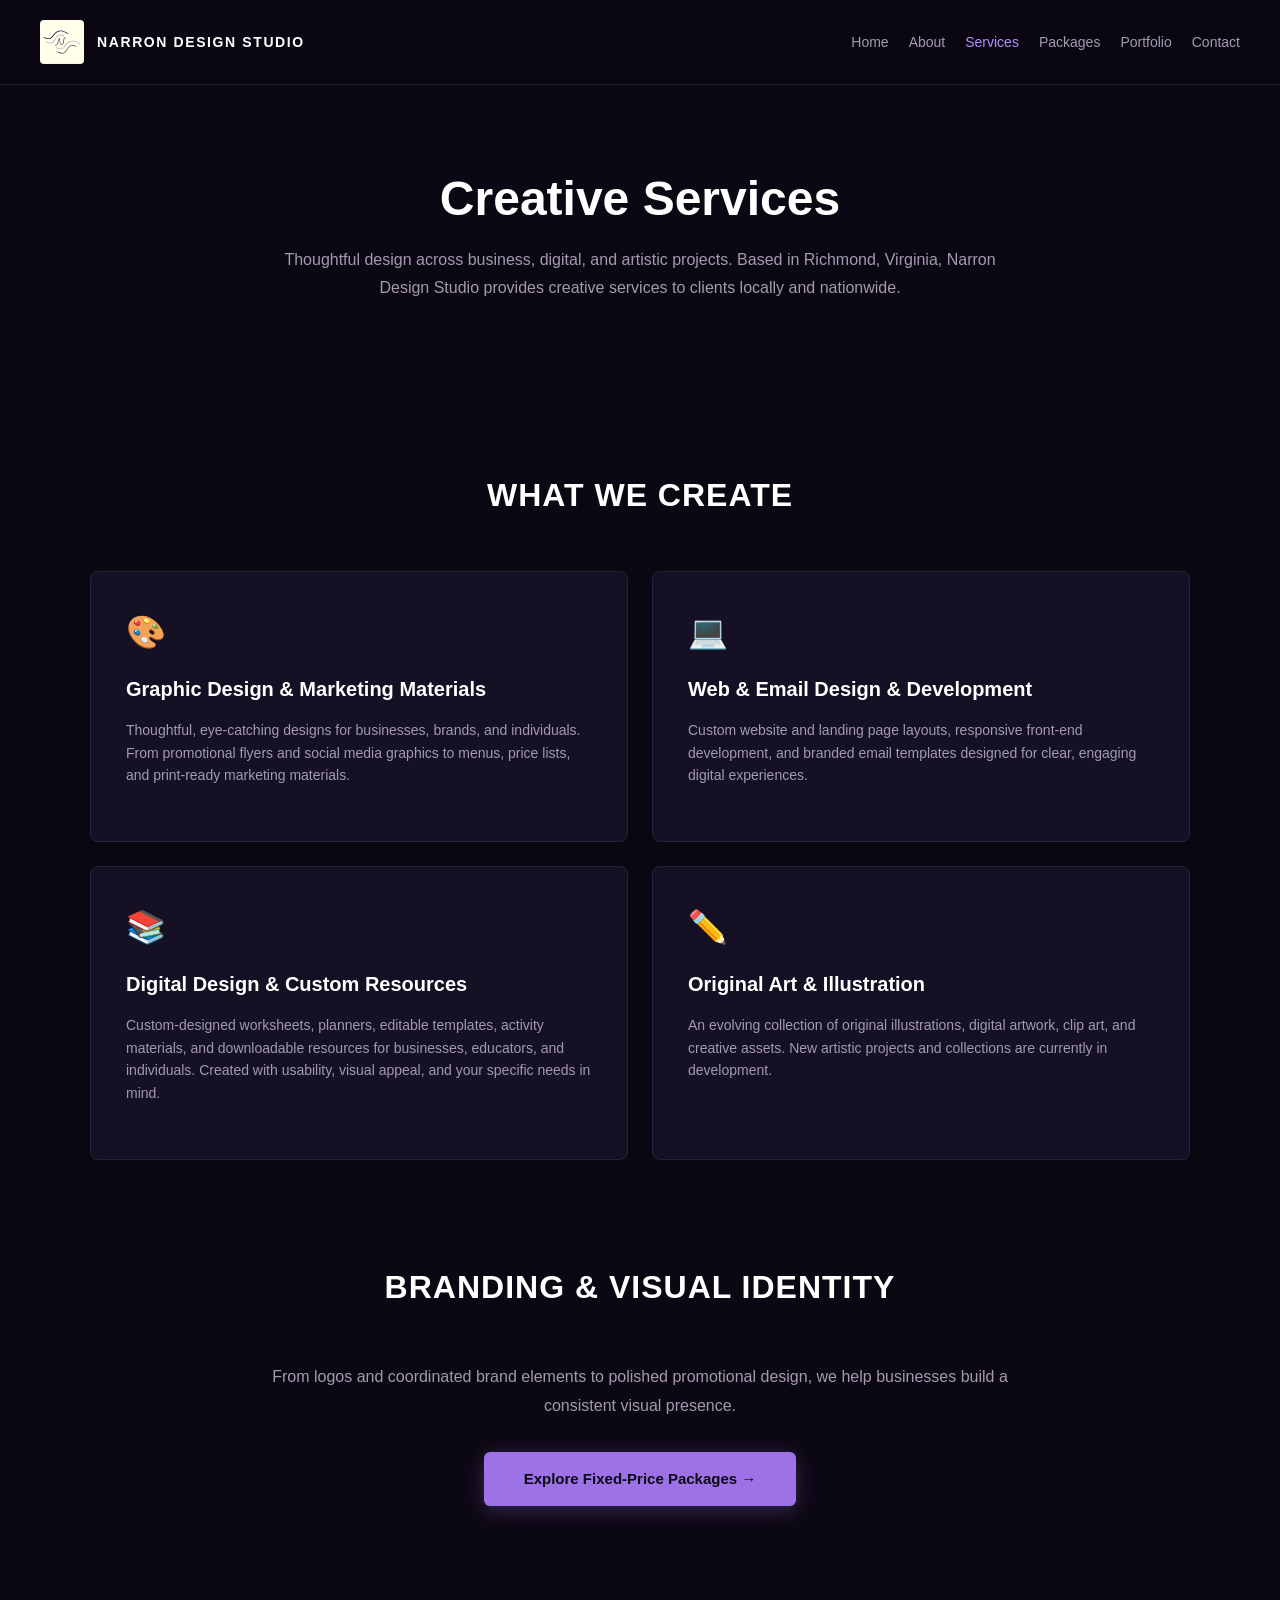
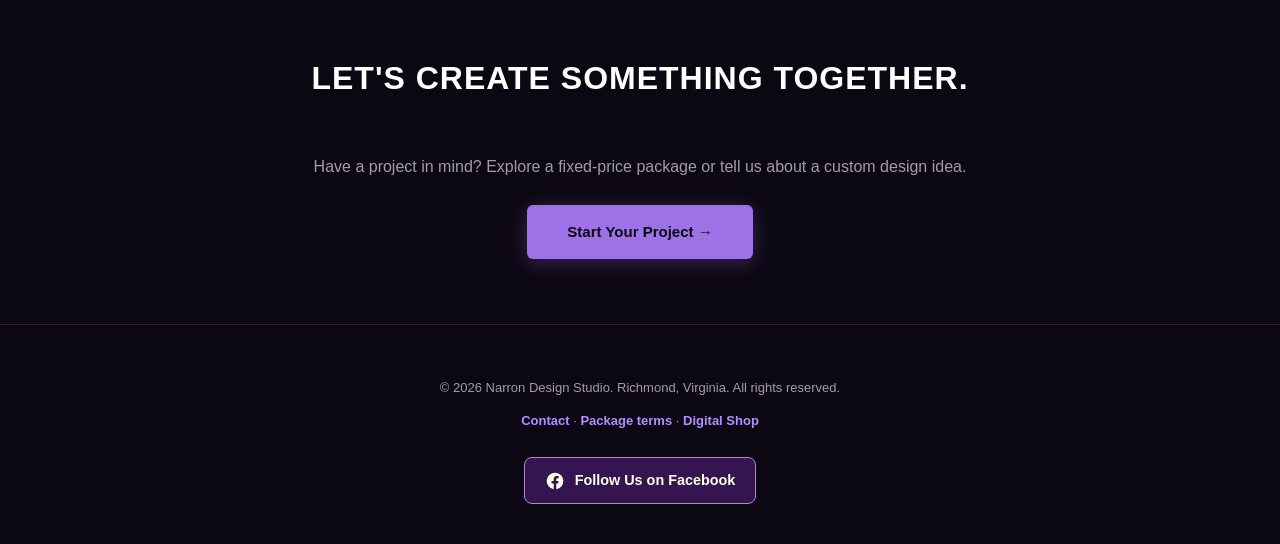
<file: services.html>
<!DOCTYPE html>

<html lang="en">
<head>
  <!-- Google tag (gtag.js) -->
<script async src="https://www.googletagmanager.com/gtag/js?id=G-SZ1F5MYK61"></script>
<script>
  window.dataLayer = window.dataLayer || [];
  function gtag(){dataLayer.push(arguments);}
  gtag('js', new Date());

  gtag('config', 'G-SZ1F5MYK61');
</script>
<meta charset="utf-8"/>
<meta content="width=device-width, initial-scale=1.0" name="viewport"/>
<title>
   Graphic Design &amp; Creative Services in Richmond, VA | Narron Design Studio
  </title>
<meta
  name="description" content="Richmond, VA-based Narron Design Studio offers graphic design, branding, marketing materials, digital products, and creative services to clients nationwide."
/>
<link href="https://narrondesign.studio/services.html" rel="canonical"/>
<link href="NDS-Icon-Transparent.svg" rel="icon" type="image/svg+xml"/>
<meta content="website" property="og:type"/>
<meta content="Narron Design Studio" property="og:site_name"/>
<meta content="Graphic Design &amp; Creative Services | Narron Design Studio" property="og:title"/>
<meta content="Explore graphic design, marketing materials, brand identity, digital products and original illustration services from Narron Design Studio." property="og:description"/>
<meta content="https://narrondesign.studio/services.html" property="og:url"/>
<meta content="https://narrondesign.studio/NDS-Logo-Primary-Cream.png" property="og:image"/>
<meta content="summary_large_image" name="twitter:card"/>
<script type="application/ld+json">
   {"@context":"https://schema.org","@type":"Organization","name":"Narron Design Studio","url":"https://narrondesign.studio/","logo":"https://narrondesign.studio/NDS-Logo-Primary.svg","description":"Independent creative studio offering graphic design, branding, digital products, illustration and marketing materials."}
  </script>
<link href="styles.css" rel="stylesheet"/>
<script defer="" src="script.js">
</script>
</head>
<body>
<header class="studio-header">
<a aria-label="Narron Design Studio homepage" class="brand-link" href="index.html"><img alt="" class="brand-icon" height="44" src="NDS-Icon-Primary.svg" width="44"/><span class="brand-name">NARRON DESIGN STUDIO</span></a>
<nav aria-label="Main navigation" class="studio-nav">
<ul>
<li>
<a href="index.html">
       Home
      </a>
</li>
<li>
<a href="about.html">
       About
      </a>
</li>
<li>
<a aria-current="page" href="services.html">
       Services
      </a>
</li>
<li>
<a href="packages.html">
       Packages
      </a>
</li>
<li>
<a href="portfolio.html">
       Portfolio
      </a>
</li>
<li>
<a href="contact.html">
       Contact
      </a>
</li>

</ul>
</nav>
</header>
<main>
<div class="page-intro">
<h1>
     Creative Services
    </h1>
<p>
  Thoughtful design across business, digital, and artistic
  projects. Based in Richmond, Virginia, Narron Design Studio
  provides creative services to clients locally and nationwide.
</p>
</div>
<section class="services-section" id="services">
<h2 class="section-title">
     What We Create
    </h2>
<div class="services-grid">
<!-- Graphic Design -->
<div class="service-card">
<div class="card-icon">
       🎨
      </div>
<h3>
       Graphic Design &amp; Marketing Materials
      </h3>
<p>
       Thoughtful, eye-catching designs for businesses,
        brands, and individuals. From promotional flyers
        and social media graphics to menus, price lists,
        and print-ready marketing materials.
      </p>
</div>
<div class="service-card"><div class="card-icon">💻</div><h3>Web &amp; Email Design &amp; Development</h3><p>Custom website and landing page layouts, responsive front-end development, and branded email templates designed for clear, engaging digital experiences.</p></div>

<!-- Digital Design & Resources -->
<div class="service-card">
  <div class="card-icon">📚</div>

  <h3>Digital Design &amp; Custom Resources</h3>

  <p>
    Custom-designed worksheets, planners, editable
    templates, activity materials, and downloadable
    resources for businesses, educators, and individuals.
    Created with usability, visual appeal, and your
    specific needs in mind.
  </p>
</div>

<!-- Illustration -->
<div class="service-card">
<div class="card-icon">
       ✏️
      </div>
<h3>
       Original Art &amp; Illustration
      </h3>
<p>
       An evolving collection of original illustrations,
        digital artwork, clip art, and creative assets.
        New artistic projects and collections are
        currently in development.
      </p>
</div>
</div>
</section>
<section class="content-section">
<div class="content-container">
<h2 class="section-title">
      Branding &amp; Visual Identity
     </h2>
<p class="section-copy" style="text-align:center">
      From logos and coordinated brand elements to polished promotional design, we help businesses build a consistent visual presence.
     </p>
<div class="section-action">
<a class="cta-btn" href="packages.html">
       Explore Fixed-Price Packages →
      </a>
</div>
</div>
</section>
<section class="contact-lead">
<h2 class="section-title">
     Let's Create Something Together.
    </h2>
<p>
     Have a project in mind? Explore a fixed-price package or tell us about a custom design idea.
    </p>
<a class="cta-btn" href="contact.html">
     Start Your Project →
    </a>
</section>
</main>

<footer class="studio-footer">
  <p>
    © 2026 Narron Design Studio. Richmond, Virginia. All rights reserved.
  </p>

  <p class="footer-links">
    <a class="text-link" href="contact.html">Contact</a>
    ·
    <a class="text-link" href="packages.html#terms">Package terms</a>
    ·
    <a class="text-link"
       href="https://www.etsy.com/shop/NarronDesignStudio"
       target="_blank"
       rel="noopener noreferrer">
      Digital Shop
    </a>

  </p>

  <a
    class="facebook-btn"
    href="https://www.facebook.com/profile.php?id=61595715270686"
    target="_blank"
    rel="noopener noreferrer"
    aria-label="Visit Narron Design Studio on Facebook"
  >
    <svg
      xmlns="http://www.w3.org/2000/svg"
      width="20"
      height="20"
      viewBox="0 0 24 24"
      fill="currentColor"
      aria-hidden="true"
    >
      <path d="M22 12a10 10 0 1 0-11.56 9.88v-6.99H7.9V12h2.54V9.8c0-2.5 1.49-3.89 3.77-3.89 1.09 0 2.23.2 2.23.2v2.46h-1.26c-1.24 0-1.63.77-1.63 1.56V12h2.77l-.44 2.89h-2.33v6.99A10 10 0 0 0 22 12z"/>
    </svg>
    Follow Us on Facebook
  </a>
</footer>

</body>
</html>
</file>
<file: styles.css>
/* --- Sophisticated Purple Color Palette Variables --- */
:root {
  --deep-plum: #0c0813;       /* Main deep dark background */
  --card-purple: #161024;     /* Slightly lighter dark tone for containers */
  --bright-amethyst: #9d72e6; /* Accent color for links and numbers */
  --electric-lilac: #b38eff;  /* Hover state neon color */
  --text-pure: #ffffff;
  --text-muted: #a29bb0;      /* Muted lavender-gray for paragraph descriptions */
  --studio-border: #28203d;   /* Subtle dark purple lines */
}

html {
  scroll-behavior: smooth;
  font-family: 'Inter', Arial, sans-serif;
  color: var(--text-pure);
  background-color: var(--deep-plum);
}

body {
  margin: 0;
  padding: 0;
  line-height: 1.6;
}

/* --- Navigation Header --- */
.studio-header {
  display: flex;
  justify-content: space-between;
  align-items: center;
  padding: 20px 40px;
  border-bottom: 1px solid var(--studio-border);
  background-color: rgba(12, 8, 19, 0.8);
  backdrop-filter: blur(10px); /* Modern frosted-glass effect */
  position: sticky;
  top: 0;
  z-index: 100;
}

.logo {
  font-weight: 900;
  letter-spacing: 2px;
  color: var(--text-pure);
}

nav ul {
  display: flex;
  list-style: none;
  gap: 25px;
  margin: 0;
  padding: 0;
}

nav a {
  text-decoration: none;
  color: var(--text-muted);
  font-weight: 500;
  font-size: 14px;
  transition: color 0.2s ease;
}

nav a:hover {
  color: var(--electric-lilac);
}

/* --- Hero Section --- */
.hero-section {
  padding: 120px 40px;
  text-align: center;
  /* Elegant, subtle purple glow background element */
  
background:
  linear-gradient(
    to bottom,
    transparent 45%,
    var(--deep-plum) 100%
  ),
  radial-gradient(
    circle at center,
    #261646 0%,
    var(--deep-plum) 70%
  );

}

.hero-content {
  max-width: 850px;
  margin: 0 auto;
}

.hero-badge {
  display: inline-block;
  background-color: rgba(157, 114, 230, 0.1);
  color: var(--bright-amethyst);
  padding: 6px 16px;
  font-size: 13px;
  font-weight: bold;
  border-radius: 50px;
  margin-bottom: 20px;
  border: 1px solid rgba(157, 114, 230, 0.2);
}

.hero-section h1 {
  font-size: 42px;
  line-height: 1.2;
  margin-bottom: 25px;
  letter-spacing: -0.5px;
  font-weight: 800;
}

.hero-section p {
  font-size: 19px;
  color: var(--text-muted);
  margin-bottom: 35px;
}

.cta-btn {
  display: inline-block;
  background-color: var(--bright-amethyst);
  color: var(--deep-plum);
  padding: 15px 40px;
  text-decoration: none;
  font-weight: bold;
  border-radius: 6px;
  font-size: 15px;
  box-shadow: 0 4px 20px rgba(157, 114, 230, 0.3);
  transition: all 0.2s ease;
}

.cta-btn:hover {
  background-color: var(--electric-lilac);
  transform: translateY(-2px);
  box-shadow: 0 6px 25px rgba(179, 142, 255, 0.4);
}

/* --- Common Layout & Section Design --- */
.services-section, .portfolio-section {
  padding: 80px 20px;
}

.section-title {
  text-align: center;
  font-size: 32px;
  margin-bottom: 50px;
  letter-spacing: 1px;
  text-transform: uppercase;
}


.services-grid {
  display: grid;
  grid-template-columns: repeat(3, minmax(0, 1fr));
  gap: 24px;
  max-width: 1200px;
  margin: 0 auto;
}

@media (max-width: 900px) {
  .services-grid {
    grid-template-columns: repeat(2, minmax(0, 1fr));
  }
}

@media (max-width: 600px) {
  .services-grid {
    grid-template-columns: minmax(0, 1fr);
  }

  .service-card {
    width: 100%;
    min-width: 0;
    box-sizing: border-box;
  }
}

.service-card, .portfolio-item {
  background-color: var(--card-purple);
  border: 1px solid var(--studio-border);
  padding: 35px;
  border-radius: 8px;
  width: 320px;
  box-shadow: 0 4px 10px rgba(0, 0, 0, 0.3);
  transition: all 0.3s ease;
}

/* Micro-Interaction Card Hover Glow */
.service-card:hover, .portfolio-item:hover {
  transform: translateY(-6px);
  border-color: var(--bright-amethyst);
  box-shadow: 0 10px 25px rgba(157, 114, 230, 0.1);
}

.card-icon {
  font-size: 32px;
  margin-bottom: 15px;
}

.service-card h3, .portfolio-item h3 {
  font-size: 20px;
  margin: 0 0 10px 0;
}

.service-card p, .portfolio-item p {
  color: var(--text-muted);
  font-size: 14px;
  line-height: 1.6;
  margin-bottom: 20px;
}

/* --- Project Specific Gallery Upgrades --- */
.image-wrapper {
  height: 160px;
  border-radius: 6px;
  overflow: hidden;
  margin-bottom: 20px;
  border: 1px solid var(--studio-border);
}

.image-wrapper img {
  width: 100%;
  height: 100%;
  object-fit: cover;
  display: block;
  transition: transform 0.3s cubic-bezier(0.4, 0, 0.2, 1);
}

/* Integrated Image Zoom Animation for All Projects */
.portfolio-item:hover .image-wrapper img {
  transform: scale(1.05);
}

.fallback-glow {
  width: 100%;
  height: 100%;
  /* Creates an beautiful dark abstract purple backdrop until you add real screenshots */
  background: linear-gradient(135deg, #1c0f35 0%, #3a1c6a 100%);
}

.project-tag {
  display: inline-block;
  font-size: 11px;
  font-weight: bold;
  text-transform: uppercase;
  color: var(--bright-amethyst);
  letter-spacing: 1px;
  margin-bottom: 10px;
}

.view-link {
  color: var(--text-pure);
  text-decoration: none;
  font-weight: bold;
  font-size: 14px;
  transition: color 0.2s ease;
}

.portfolio-grid {
  display: grid;
  grid-template-columns: repeat(3, minmax(0, 1fr));
  gap: 24px;
  max-width: 1200px;
  margin: 0 auto;
  align-items: stretch;
}

@media (max-width: 1000px) {
  .portfolio-grid {
    grid-template-columns: repeat(2, minmax(0, 1fr));
  }
}

@media (max-width: 650px) {
  .portfolio-grid {
    grid-template-columns: 1fr;
  }
}


.portfolio-item {
  min-width: 0;
  width: 100%;
  box-sizing: border-box;
}


.portfolio-item:hover .view-link {
  color: var(--electric-lilac);
}

/* --- Intake Form Styling --- */
.contact-section {
  padding: 80px 20px;
  background-color: rgba(22, 16, 36, 0.5);
  text-align: center;
  border-top: 1px solid var(--studio-border);
}

.quote-form {
  display: flex;
  flex-direction: column;
  gap: 15px;
  max-width: 500px;
  margin: 30px auto 0 auto;
}

.quote-form input, .quote-form textarea {
  padding: 16px;
  background-color: var(--deep-plum);
  border: 1px solid var(--studio-border);
  border-radius: 6px;
  font-size: 15px;
  color: var(--text-pure);
  transition: border-color 0.2s ease;
}

.quote-form input:focus, .quote-form textarea:focus {
  outline: none;
  border-color: var(--bright-amethyst);
}

.quote-form textarea {
  height: 130px;
  resize: vertical;
}

.quote-form button {
  background-color: var(--bright-amethyst);
  color: var(--deep-plum);
  padding: 16px;
  border: none;
  font-weight: bold;
  border-radius: 6px;
  cursor: pointer;
  font-size: 16px;
  transition: background-color 0.2s ease;
}

.quote-form button:hover {
  background-color: var(--electric-lilac);
}

.studio-footer {
  text-align: center;
  padding: 40px;
  font-size: 13px;
  color: var(--text-muted);
  border-top: 1px solid var(--studio-border);
}

/* --- Fluid Mobile Adaptation --- */
@media screen and (max-width: 768px) {
  .studio-header { flex-direction: column; gap: 15px; padding: 20px; }
  .hero-section h1 { font-size: 30px; }
  .service-card, .portfolio-item { width: 100%; }
}

/* Homepage hero buttons */
.hero-actions {
  display: flex;
  justify-content: center;
  align-items: center;
  flex-wrap: wrap;
  gap: 16px;
}

.cta-secondary {
  background: transparent;
  color: var(--bright-amethyst);
  border: 1px solid var(--bright-amethyst);
  box-shadow: none;
}

.cta-secondary:hover {
  color: var(--deep-plum);
}

/* Portfolio category filters */

.portfolio-intro {
  text-align: center;
  color: var(--text-muted);
  max-width: 650px;
  margin: -20px auto 32px;
  line-height: 1.7;
}

.portfolio-filters {
  display: flex;
  justify-content: center;
  flex-wrap: wrap;
  gap: 12px;
  margin-bottom: 40px;
}

.filter-btn {
  background: transparent;
  color: var(--text-pure);
  border: 1px solid var(--studio-border);
  border-radius: 6px;
  padding: 12px 20px;
  font: inherit;
  font-size: 14px;
  cursor: pointer;
  transition: background 0.2s, border-color 0.2s;
}

.filter-btn:hover,
.filter-btn:focus-visible {
  border-color: var(--bright-amethyst);
}

.filter-btn.active {
  background: var(--bright-amethyst);
  color: var(--deep-plum);
  border-color: var(--bright-amethyst);
  font-weight: 600;
}

.portfolio-item[hidden],
.portfolio-empty[hidden] {
  display: none !important;
}

.portfolio-empty {
  text-align: center;
  color: var(--text-muted);
  padding: 35px 15px;
}

/* Portfolio project category labels */
.project-category {
  display: inline-block;
  color: var(--bright-amethyst);
  font-size: 0.75rem;
  font-weight: 600;
  letter-spacing: 0.05em;
  text-transform: uppercase;
  margin-bottom: 10px;
}

.about-section {
  padding: 90px 24px;
}

.about-container {
  max-width: 850px;
  margin: 0 auto;
}

.about-container h2 {
  font-size: clamp(2rem, 4vw, 3rem);
  margin: 12px 0 28px;
}

.about-container p {
  font-size: 1.05rem;
  line-height: 1.8;
  margin-bottom: 20px;
}

.about-container .section-eyebrow {
  color: #b99ad9;
  font-size: 0.8rem;
  font-weight: 700;
  letter-spacing: 0.15em;
}

.about-container .about-signature {
  font-size: 1.15rem;
  font-weight: 700;
  color: #b99ad9;
  margin-top: 30px;
}

.shop-section {
  padding: 100px 24px;
  text-align: center;
}

.shop-container {
  max-width: 780px;
  margin: 0 auto;
  padding: 65px 40px;
  border: 1px solid rgba(185, 154, 217, 0.25);
  border-radius: 20px;
  background: radial-gradient(
    ellipse at top,
    #261646 0%,
    var(--deep-plum) 85%
  );
}

.shop-container .section-eyebrow {
  color: #b99ad9;
  font-size: 0.8rem;
  font-weight: 700;
  letter-spacing: 0.15em;
}

.shop-container h2 {
  font-size: clamp(2rem, 4vw, 2.8rem);
  margin: 18px 0 24px;
}

.shop-container p {
  font-size: 1.05rem;
  line-height: 1.8;
  margin-bottom: 18px;
}

.shop-container .cta-btn {
  display: inline-block;
  margin-top: 25px;
}

@media (max-width: 650px) {
  .shop-container {
    padding: 45px 24px;
  }
}

.quote-form select {
  width: 100%;
  padding: 16px;
  background-color: var(--deep-plum);
  border: 1px solid var(--studio-border);
  border-radius: 6px;
  font-size: 15px;
  color: var(--text-pure);
  margin-bottom: 5px;
  box-sizing: border-box;
  font-family: inherit;
}

.quote-form select:focus {
  outline: 2px solid #b99ad9;
  outline-offset: 2px;
}

.contact-section > p {
  max-width: 800px;
  margin: 0 auto 35px;
  line-height: 1.8;
}

.quote-form textarea {
  font-family: inherit;
}


/* Multi-page expansion: preserve existing visual language */
*, *::before, *::after {box-sizing:border-box}
.studio-header .brand-link {display:inline-flex;align-items:center;flex-shrink:0}
.brand-logo {display:block;width:142px;height:auto;border-radius:5px}
.studio-nav ul {flex-wrap:wrap;justify-content:center;gap:12px 20px}
.studio-nav a[aria-current="page"] {color:var(--electric-lilac)}
.service-card {width:100%;min-width:0}
.page-intro {padding:85px 24px 40px;text-align:center;max-width:940px;margin:auto}
.page-intro h1 {font-size:clamp(2rem,5vw,3rem);line-height:1.2;margin:0 0 18px}
.page-intro p,.section-copy {color:var(--text-muted);line-height:1.8;max-width:750px;margin:0 auto 20px}
.section-action {text-align:center;margin:32px auto 0}
.content-section {padding:55px 24px 85px}
.content-container {max-width:1100px;margin:0 auto}
.preview-grid {display:grid;grid-template-columns:repeat(2,minmax(0,1fr));gap:24px;max-width:1000px;margin:0 auto}
.preview-card,.package-card,.info-panel {background:var(--card-purple);border:1px solid var(--studio-border);border-radius:8px;padding:32px}
.preview-card h3,.package-card h2 {margin-top:0}
.preview-card p,.package-card p,.info-panel p {color:var(--text-muted)}
.text-link {color:var(--electric-lilac);font-weight:600;text-decoration:none}
.text-link:hover {text-decoration:underline}
.package-grid {display:grid;grid-template-columns:repeat(2,minmax(0,1fr));gap:24px;margin:30px auto 0;max-width:1100px}
.package-price {font-size:2.2rem;font-weight:800;color:var(--electric-lilac);margin:12px 0 0}
.package-regular {color:var(--text-muted);font-size:.9rem;margin-bottom:18px}
.package-card ul,.info-panel ul {padding-left:23px;line-height:1.85}
.package-card li {margin-bottom:5px}
.package-meta {margin:20px 0 25px}
.package-meta p {margin:5px 0}
.offer-note {max-width:1000px;margin:30px auto 0;color:var(--text-muted);line-height:1.7}
.terms-layout {max-width:1000px;margin:0 auto;display:grid;gap:20px}
.terms-layout h3 {color:var(--electric-lilac);margin-bottom:8px}
.terms-layout p {margin:0;line-height:1.75}
.contact-lead {padding:35px 24px 65px;text-align:center}
.contact-lead p {max-width:750px;margin:0 auto 25px;color:var(--text-muted)}
.quote-form label {text-align:left;font-size:14px;font-weight:600}
.quote-form input,.quote-form textarea,.quote-form select {width:100%;box-sizing:border-box}
.quote-form .form-hint {font-size:12px;color:var(--text-muted);text-align:left}
.quote-form .form-field {display:flex;flex-direction:column;gap:7px}
.home-featured .portfolio-grid {grid-template-columns:repeat(3,minmax(0,1fr))}
.home-featured .portfolio-item {width:100%}
.site-note {color:var(--text-muted);font-size:.9rem}
@media(max-width:900px) {.brand-logo {width:115px}.studio-header {padding:15px 20px}.home-featured .portfolio-grid {grid-template-columns:repeat(2,minmax(0,1fr))}}
@media(max-width:650px) {.preview-grid,.package-grid,.home-featured .portfolio-grid {grid-template-columns:1fr}.brand-logo {width:112px}.studio-header {gap:15px}.studio-nav ul {gap:8px 13px}.studio-nav a {font-size:13px}.preview-card,.package-card,.info-panel {padding:23px}.hero-section {padding:75px 20px}}

/* Refinements: compact branded navigation and concise homepage services */
.studio-header .brand-link {display:inline-flex;align-items:center;gap:13px;text-decoration:none;min-width:0}
.brand-icon {width:44px;height:44px;object-fit:contain;flex-shrink:0;border-radius:4px}
.brand-name {color:var(--text-pure);font-size:14px;font-weight:900;letter-spacing:1.6px;white-space:nowrap}
.studio-header {min-height:82px}
.services-grid:has(.home-service-card) {grid-template-columns:repeat(4,minmax(0,1fr))}
.home-service-card {padding:26px 22px}
.home-service-card h3 {font-size:18px}
.home-service-card p {margin-bottom:0}
.about-logo-showcase {
    display: flex;
    justify-content: center;
    align-items: center;
    width: 100%;
    max-width: none;
    margin: 0 auto 46px;
}
.about-logo-showcase img {display:block;width:180px;height:auto;border-radius:8px}
@media(max-width:1100px) {.services-grid:has(.home-service-card) {grid-template-columns:repeat(2,minmax(0,1fr))}}
@media(max-width:650px) {.services-grid:has(.home-service-card) {grid-template-columns:1fr}.brand-icon {width:38px;height:38px}.brand-name {font-size:12px;letter-spacing:1px}.studio-header {min-height:0}}

/* Services page: balanced 2-by-2 desktop grid */
.services-section .services-grid:not(:has(.home-service-card)) {grid-template-columns:repeat(2,minmax(0,1fr));max-width:1100px}
@media(max-width:650px){.services-section .services-grid:not(:has(.home-service-card)){grid-template-columns:1fr}}


/* Beyond the Bend portfolio gallery */

.project-gallery {
  display: grid;
  grid-template-columns: 1fr;
  gap: 12px;
  margin-top: 20px;
}

.project-gallery img {
  display: block;
  width: 100%;
  height: auto;
  border-radius: 8px;
}

/* Facebook footer button */

.facebook-btn {
  display: inline-flex;
  align-items: center;
  justify-content: center;
  gap: 10px;
  padding: 11px 20px;
  margin-top: 12px;
  background-color: #35154f;
  color: #ffffea;
  border: 1px solid #a98bcb;
  border-radius: 8px;
  font-weight: 600;
  font-size: 0.9rem;
  text-decoration: none;
  transition: background-color 0.2s ease,
              transform 0.2s ease;
}

.facebook-btn:hover {
  background-color: #542873;
  transform: translateY(-2px);
}

.facebook-btn:focus-visible {
  outline: 3px solid #a98bcb;
  outline-offset: 3px;
}

.facebook-btn svg {
  width: 20px;
  height: 20px;
  flex-shrink: 0;
}

/* Portfolio Lightbox */

.portfolio-lightbox[hidden] {
  display: none;
}

.portfolio-lightbox {
  position: fixed;
  inset: 0;
  z-index: 9999;
  background: rgba(10, 8, 18, 0.96);
  display: flex;
  align-items: center;
  justify-content: center;
}

.lightbox-image-container {
  width: 88%;
  height: 88%;
  overflow: auto;
  display: flex;
  align-items: safe center;
  justify-content: safe center;
  touch-action: pinch-zoom;
}

.lightbox-image {
  max-width: 100%;
  max-height: 100%;
  object-fit: contain;
  border-radius: 6px;
}

.lightbox-close,
.lightbox-prev,
.lightbox-next {
  position: absolute;
  z-index: 2;
  background: rgba(255, 255, 255, 0.12);
  color: white;
  border: none;
  border-radius: 50%;
  cursor: pointer;
  font-size: 28px;
  width: 44px;
  height: 44px;
}

.lightbox-close {
  top: 20px;
  right: 20px;
}

.lightbox-prev {
  left: 15px;
  top: 50%;
  transform: translateY(-50%);
}

.lightbox-next {
  right: 15px;
  top: 50%;
  transform: translateY(-50%);
}

.lightbox-counter {
  position: absolute;
  bottom: 20px;
  color: #ddd;
  font-size: 14px;
}

@media (max-width: 600px) {
  .lightbox-image-container {
    width: 92%;
    height: 80%;
  }

  .lightbox-prev,
  .lightbox-next {
    top: auto;
    bottom: 15px;
    transform: none;
  }
}

/* Tighten spacing below homepage service cards */
.services-section {
  padding-bottom: 20px;
}

.services-section + .section-action {
  margin-top: 0;
  padding-top: 0;
}
/* Center package content while keeping text left-aligned */
.package-card {
    display: flex;
    flex-direction: column;
    align-items: center;
}

.package-card > * {
    width: 100%;
    max-width: 440px;
    text-align: left;
}
/* Portfolio packages CTA */
.portfolio-packages-cta {
    text-align: center;
    padding: 48px 20px;
    margin: 40px auto 0;
}

.portfolio-packages-cta h2 {
    font-size: 1.6rem;
    margin-bottom: 12px;
}

.portfolio-packages-cta p {
    color: #b9a7ce;
    margin-bottom: 24px;
}

.portfolio-packages-btn {
    display: inline-block;
    background: #9f70df;
    color: #100a1b;
    padding: 13px 26px;
    border-radius: 6px;
    font-weight: 600;
    text-decoration: none;
    transition: background 0.2s, transform 0.2s;
}

.portfolio-packages-btn:hover {
    background: #b58af0;
    transform: translateY(-2px);
}
.about-section {
    padding-top: 70px;
}

.about-section .page-intro {
    padding-top: 20px;
    padding-bottom: 35px;
}
/* Package card layout */
.package-card {
    display: flex;
    flex-direction: column;
    align-items: center;
}

/* Center headings and prices */
.package-card h2,
.package-card .package-price {
    width: 100%;
    text-align: center;
}

/* Keep details readable and left-aligned */
.package-card ul,
.package-card .package-meta {
    width: fit-content;
    max-width: 100%;
    text-align: left;
    align-self: center;
}

/* Center compact buttons */
.package-card .cta-btn {
    width: fit-content;
    max-width: 100%;
    align-self: center;
    padding: 13px 24px;
    text-align: center;
}

/* Mobile adjustments */
@media (max-width: 650px) {
    .about-section {
        padding-top: 55px;
    }

    .about-section .page-intro {
        padding-top: 15px;
    }

    .package-card .cta-btn {
        white-space: normal;
    }
}
/* Compact mobile navigation */
@media (max-width: 650px) {

    .studio-header {
        padding: 8px 12px;
        gap: 6px;
    }

    .studio-nav ul {
        gap: 6px 14px;
        margin: 0;
        padding: 0;
    }

    .studio-nav a {
        padding: 4px 0;
        line-height: 1.1;
    }

    .brand-link {
        gap: 10px;
    }
}
</file>
